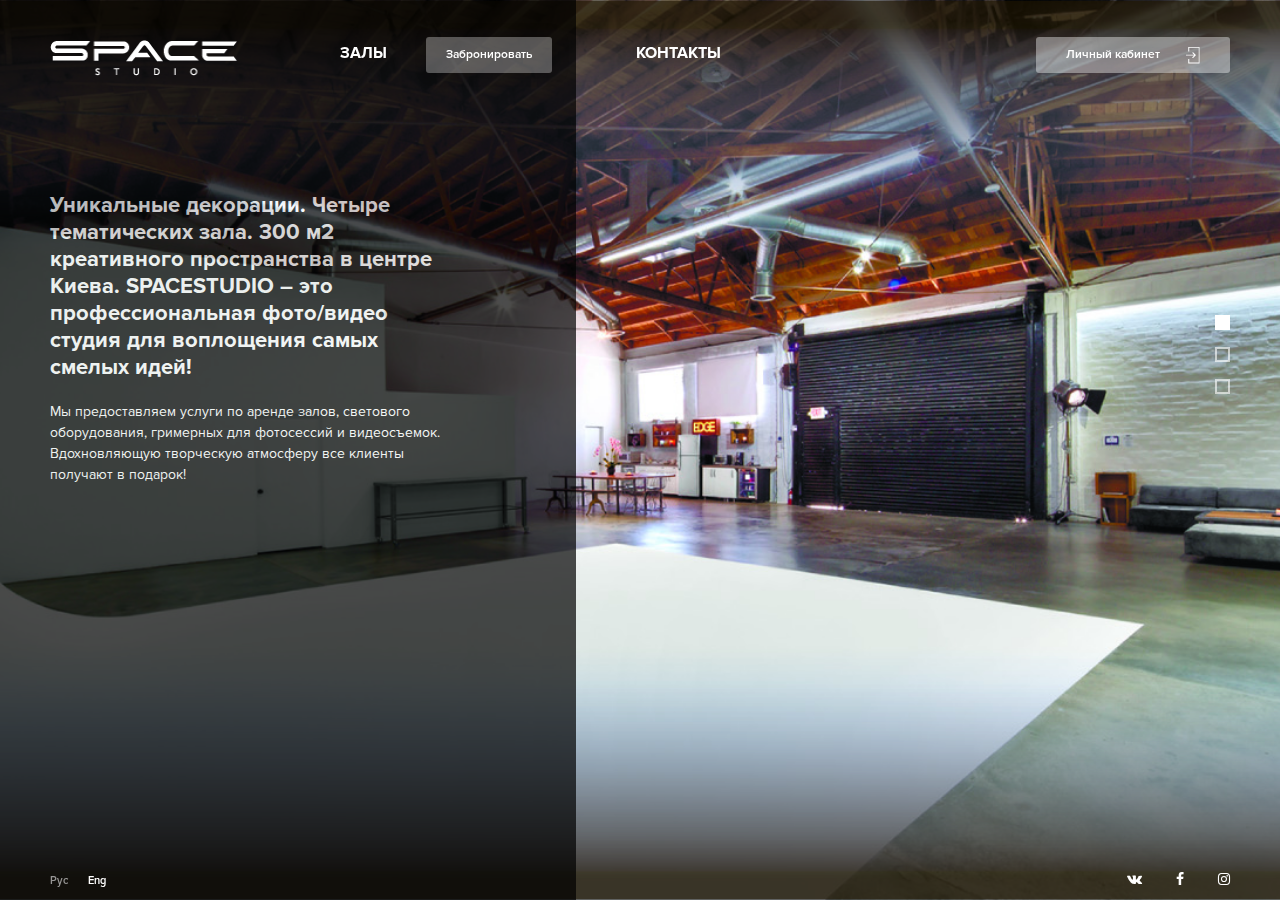
<file: index.html>
<!DOCTYPE html>
<html>  
	<head>
		<meta charset="utf-8">
		<meta http-equiv="X-UA-Compatible" content="IE=edge,chrome=1">
		<meta name="viewport" content="device-width, initial-scale=1">
		<title>Главная</title>

		<!-- fonts -->
		<link rel="stylesheet" href="fonts/styles.css">
		<link rel="stylesheet" href="https://maxcdn.bootstrapcdn.com/font-awesome/4.5.0/css/font-awesome.min.css">

		<!--styles-->
		<link rel="stylesheet" href="css/jquery.maximage.min.css">
		<link rel="stylesheet" href="css/styles.css">
		<link rel="stylesheet" href="css/media.css">

		<script src="js/jquery-1.11.3.min.js"></script>	   

	</head>

	<body class="home overflow">
		<div class="preload" id="preload">
			<div class="loader-wrap middle">
				<img class="loader" src="img/preload.png" alt="">
			</div>
		</div>
		

		<div class="wrap">
			
 			<header class="header">
 				<nav class="top-navbar white">
 					<span class="burger">
	 					<span></span>
	 				</span>
 					<a class="profile-link" href="#">Личный кабинет</a>
 					<a href="index.html" class="logo"><img src="img/logo-wh.png" alt="Space studio logo">Space studio</a>
 					<ul class="main-nav">
 						<li><a href="rooms.html">Залы</a></li>
 						<li class="reservation"><a class="btn white" href="booking.html">Забронировать</a></li>
 						<li><a href="contacts.html">Контакты</a></li>
 					</ul>
 				</nav> <!-- /main-nav -->
 			</header>

 			<div class="content">
 				<div id="maximage">
 					<img src="img/slides/foto.jpg" alt="">
 					<img src="img/slides/foto.jpg" alt="">
 					<img src="img/slides/foto.jpg" alt="">
 				</div>

 				<div class="slider-pagination">
					<ul></ul>
				</div>

				<div class="info">
					<h2>Уникальные декорации. Четыре тематических зала. 300 м2 креативного пространства в центре Киева. SPACESTUDIO – это профессиональная фото/видео студия для воплощения самых смелых идей!</h2>
					<p>Мы предоставляем услуги по аренде залов, светового оборудования, гримерных для фотосессий и видеосъемок. Вдохновляющую творческую атмосферу все клиенты получают в подарок!</p>
				</div> <!--/info-->
 			</div> <!--/ content -->


			<footer class="footer white">
				<nav class="social">
					<ul>
						<li><a href="#"><i class="fa fa-vk"></i></a></li>
						<li><a href="#"><i class="fa fa-facebook"></i></a></li>
						<li><a href="#"><i class="fa fa-instagram"></i></a></li>
					</ul>
				</nav>

				<nav class="lang-nav">
					<ul>
						<li class="active"><a href="#">Рус</a></li>
						<li><a href="#">Eng</a></li>
					</ul>
				</nav>
			</footer>
		</div><!--/wrap-->


		<!--Modals-->
		<div class="modal-backdrop"></div>
		<div class="modal enter-modal">
			<header>
				<a href="#" class="cls-btn">&times;</a>
				<h4>Войти в личный кабинет</h4>
			</header>

			<section class="modal-body">
				<form action="">
					<ul class="input-list">
						<li><input class="input-style" type="email" placeholder="email"></li>
						<li><input class="input-style" type="password" placeholder="Пароль"></li>
					</ul>

					<a class="forgotten-pass" href="#">Забыли пароль?</a>

					<ul class="btns-list">
						<li>
							<button class="btn blue">Войти</button>
						</li>
						<li>
							<button class="btn white" id="register-btn">Регистрация</button>
						</li>
					</ul>
				</form>
			</section>

			<footer>
				<h4>Войти с помощью</h4>
				<ul class="social-list">
					<li><a class="facebook" href="#"><i class="fa fa-facebook"></i>Facebook</a></li>
					<li><a class="vk" href="#"><i class="fa fa-vk"></i>Vkontakte</a></li>
				</ul>
			</footer>
		</div> <!-- /modal enter -->

		<div class="modal register-modal">
			<header>
				<h4>Регистрация</h4>
				<a href="#" class="cls-btn">&times;</a>
			</header>
			 		
			<section>
				<form action="">
					<ul>
						<li><input class="input-style" type="text" placeholder="Имя"></li>
						<li><input class="input-style" type="text" placeholder="Фамилия"></li>
						<li><input class="input-style" type="email" placeholder="email"></li>
						<li><input class="input-style" type="tel" placeholder="Телефон"></li>
						<li><input class="input-style" type="password" placeholder="Пароль"></li>
						<li><input class="input-style" type="password" placeholder="Повторить пароль"></li>
					</ul>
					<footer>
						<button class="btn blue" type="submit">Зарегистрироваться</button>
					</footer>
				</form>
			</section>
			 
		</div><!-- /register-modal -->

		<div class="modal recovery-modal">
			<header>
				<h4>Востановление пароля</h4>
				<a href="#" class="cls-btn">&times;</a>
			</header>
			 		
			<section>
				<form action="">
					<ul>
						<li><input class="input-style" type="email" placeholder="Введите ваш email"></li>
					</ul>
					<footer>
						<button class="btn blue" type="submit">Отправить</button>
					</footer>
				</form>
			</section>
			 
		</div><!-- /register-modal -->

		<div class="modal success-modal">
			<header>
				<h4>Пароль бЫл успешно выслан на Ваш email.</h4>
				<a href="#" class="cls-btn">&times;</a>
			</header>
		</div><!-- /register-modal -->


		
	 
<!--Scripts-->
		<script src="js/jquery.cycle.js"></script>
		<script src="js/jquery.maximage.js"></script>
		<script src="js/slider.js"></script>
		<script src="js/main.js"></script>
	</body>
</html>
</file>
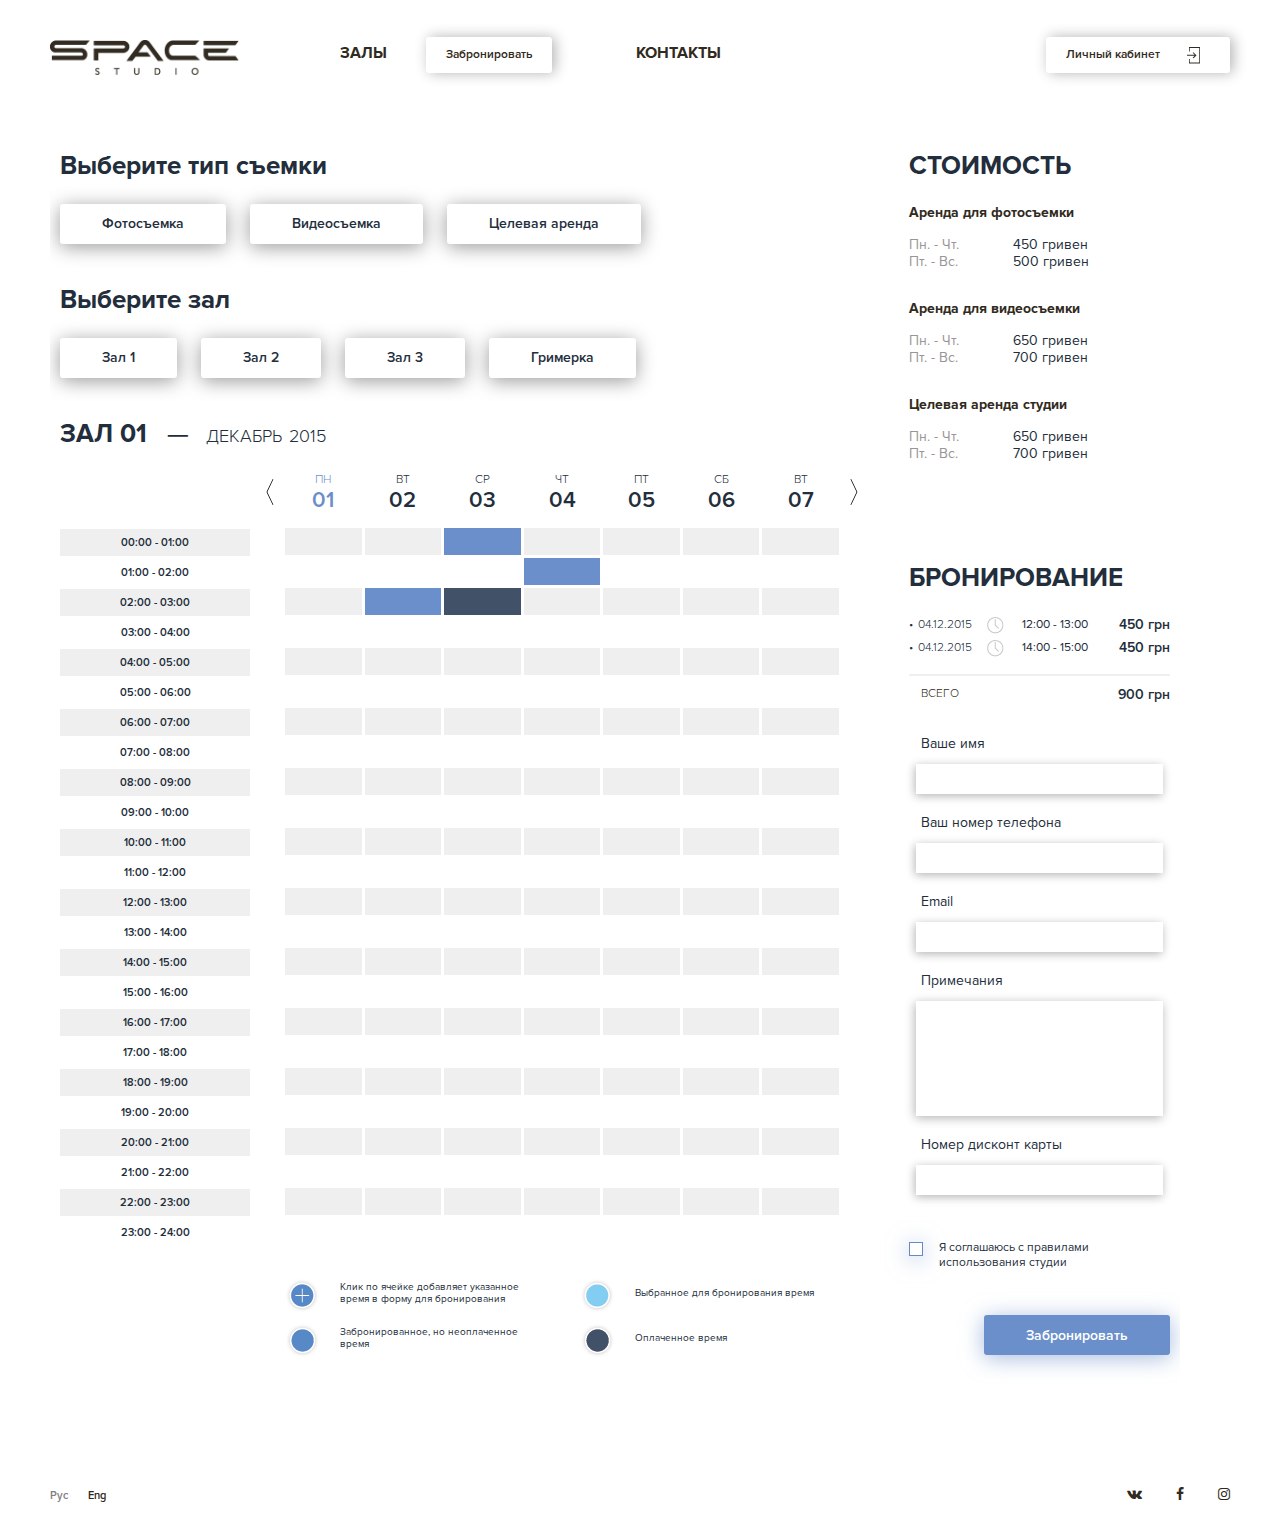
<file: booking.html>
<!DOCTYPE html>
<html>
	<head>
		<meta charset="utf-8">
		<meta http-equiv="X-UA-Compatible" content="IE=edge,chrome=1">
		<meta name="viewport" content="width=device-width, initial-scale=1">
		<title>Личные данные</title>

		<!-- fonts -->
		<link rel="stylesheet" href="fonts/styles.css">
		<link rel="stylesheet" href="https://maxcdn.bootstrapcdn.com/font-awesome/4.5.0/css/font-awesome.min.css">
		<link rel="stylesheet" href="css/animate.css">

		<!--styles-->

		<link rel="stylesheet" href="css/styles.css">
		<link rel="stylesheet" href="css/media.css">
	</head>

	<body class="booking">

		<div class="wrap">

 			<header class="header">
 				<nav class="top-navbar">
 					<span class="burger">
	 					<span></span>
	 				</span>
 					<a class="profile-link" href="#">Личный кабинет</a>
 					<a href="index.html" class="logo"><img src="img/logo.png" alt="Space studio logo">Space studio</a>
 					<ul class="main-nav">
 						<li><a href="rooms.html">Залы</a></li>
 						<li class="reservation"><a href=".html">Забронировать</a></li>
 						<li><a href="contacts.html">Контакты</a></li>
 					</ul>
 				</nav> <!-- /main-nav -->
 			</header>
  
			<div class="content">
				<form action="">
					<section class="main-field">
						<fieldset class="types-option">
							<h2>Выберите тип съемки</h2>
							<ul class="btns-list">
								<li><input type="radio" id="photography" name="type"><label class="btn" for="photography">Фотосъемка</label></li>
								<li><input type="radio" id="video" name="type"><label class="btn" for="video">Видеосъемка</label></li>
								<li><input type="radio" id="rent" name="type"><label class="btn" for="rent">Целевая аренда</label></li>
							</ul>
						</fieldset>

						<fieldset class="rooms-option">
							<h2>Выберите зал</h2>
							<ul class="btns-list">
								<li><input type="radio" id="room-1" name="room"><label class="btn" for="room-1">Зал 1</label></li>
								<li><input type="radio" id="room-2" name="room"><label class="btn" for="room-2">Зал 2</label></li>
								<li><input type="radio" id="room-3" name="room"><label class="btn" for="room-3">Зал 3</label></li>
								<li><input type="radio" id="design-room" name="room"><label class="btn" for="design-room">Гримерка</label></li>
							</ul>
						</fieldset>

						<fieldset class="datetime-picker">
							<h2>
								<span class="room">ЗАЛ 01</span> 
								<span class="month">декабрь</span> 
								<span class="year">2015</span>
							</h2>
							<section>
								<ul class="time-section animated fadeInLeft">
									<li>00:00  -  01:00</li>
									<li>01:00  -  02:00</li>
									<li>02:00  -  03:00</li>
									<li>03:00  -  04:00</li>
									<li>04:00  -  05:00</li>
									<li>05:00  -  06:00</li>
									<li>06:00  -  07:00</li>
									<li>07:00  -  08:00</li>
									<li>08:00  -  09:00</li>
									<li>09:00  -  10:00</li>
									<li>10:00  -  11:00</li>
									<li>11:00  -  12:00</li>
									<li>12:00  -  13:00</li>
									<li>13:00  -  14:00</li>
									<li>14:00  -  15:00</li>
									<li>15:00  -  16:00</li>
									<li>16:00  -  17:00</li>
									<li>17:00  -  18:00</li>
									<li>18:00  -  19:00</li>
									<li>19:00  -  20:00</li>
									<li>20:00  -  21:00</li>
									<li>21:00  -  22:00</li>
									<li>22:00  -  23:00</li>
									<li>23:00  -  24:00</li>
								</ul>
								<section class="picker-field">

									<div class="day-nav clearfix">
										<a href="#" class="arrows left"></a>
										<a href="#" class="arrows right"></a>
										<ul class="animated fadeInDown">
											<li class="active">Пн<span>01</span></li>
											<li>Вт<span>02</span></li>
											<li>Ср<span>03</span></li>
											<li>Чт<span>04</span></li>
											<li>Пт<span>05</span></li>
											<li>Сб<span>06</span></li>
											<li>Вт<span>07</span></li>
										</ul>
									</div>

									<div class="days-field animated fadeIn">
										<ul>
											<li>
												<ul>
													<li><input type="checkbox" id="checkbox-1"><label for="checkbox-1"></label></li>
													<li><input type="checkbox" id="checkbox-2"><label for="checkbox-2"></label></li>
													<li><input type="checkbox" id="checkbox-3"><label class="without-pay" for="checkbox-3"></label></li>
													<li><input type="checkbox" id="checkbox-4"><label for="checkbox-4"></label></li>
													<li><input type="checkbox" id="checkbox-5"><label for="checkbox-5"></label></li>
													<li><input type="checkbox" id="checkbox-6"><label for="checkbox-6"></label></li>
													<li><input type="checkbox" id="checkbox-7"><label for="checkbox-7"></label></li>
												</ul>
											</li>
											<li>
												<ul>
													<li><input type="checkbox" id="checkbox-8"><label for="checkbox-8"></label></li>
													<li><input type="checkbox" id="checkbox-9"><label for="checkbox-9"></label></li>
													<li><input type="checkbox" id="checkbox-10"><label for="checkbox-10"></label></li>
													<li><input type="checkbox" id="checkbox-11"><label class="without-pay" for="checkbox-11"></label></li>
													<li><input type="checkbox" id="checkbox-12"><label for="checkbox-12"></label></li>
													<li><input type="checkbox" id="checkbox-13"><label for="checkbox-13"></label></li>
													<li><input type="checkbox" id="checkbox-14"><label for="checkbox-14"></label></li>
												</ul>
											</li>
											<li>
												<ul>
													<li><input type="checkbox" id="checkbox-15"><label for="checkbox-15"></label></li>
													<li><input type="checkbox" id="checkbox-16"><label class="without-pay" for="checkbox-16"></label></li>
													<li><input type="checkbox" id="checkbox-17"><label class="paid" for="checkbox-17"></label></li>
													<li><input type="checkbox" id="checkbox-18"><label for="checkbox-18"></label></li>
													<li><input type="checkbox" id="checkbox-19"><label for="checkbox-19"></label></li>
													<li><input type="checkbox" id="checkbox-20"><label for="checkbox-20"></label></li>
													<li><input type="checkbox" id="checkbox-21"><label for="checkbox-21"></label></li>
												</ul>
											</li>
											<li>
												<ul>
													<li><input type="checkbox" id="checkbox-22"><label for="checkbox-22"></label></li>
													<li><input type="checkbox" id="checkbox-23"><label for="checkbox-23"></label></li>
													<li><input type="checkbox" id="checkbox-24"><label for="checkbox-24"></label></li>
													<li><input type="checkbox" id="checkbox-25"><label for="checkbox-25"></label></li>
													<li><input type="checkbox" id="checkbox-26"><label for="checkbox-26"></label></li>
													<li><input type="checkbox" id="checkbox-27"><label for="checkbox-27"></label></li>
													<li><input type="checkbox" id="checkbox-28"><label for="checkbox-28"></label></li>
												</ul>
											</li>
											<li>
												<ul>
													<li><input type="checkbox" id="checkbox-29"><label for="checkbox-29"></label></li>
													<li><input type="checkbox" id="checkbox-30"><label for="checkbox-30"></label></li>
													<li><input type="checkbox" id="checkbox-31"><label for="checkbox-31"></label></li>
													<li><input type="checkbox" id="checkbox-32"><label for="checkbox-32"></label></li>
													<li><input type="checkbox" id="checkbox-33"><label for="checkbox-33"></label></li>
													<li><input type="checkbox" id="checkbox-34"><label for="checkbox-34"></label></li>
													<li><input type="checkbox" id="checkbox-35"><label for="checkbox-35"></label></li>
												</ul>
											</li>
											<li>
												<ul>
													<li><input type="checkbox" id="checkbox-36"><label for="checkbox-36"></label></li>
													<li><input type="checkbox" id="checkbox-37"><label for="checkbox-37"></label></li>
													<li><input type="checkbox" id="checkbox-38"><label for="checkbox-38"></label></li>
													<li><input type="checkbox" id="checkbox-39"><label for="checkbox-39"></label></li>
													<li><input type="checkbox" id="checkbox-40"><label for="checkbox-40"></label></li>
													<li><input type="checkbox" id="checkbox-41"><label for="checkbox-41"></label></li>
													<li><input type="checkbox" id="checkbox-42"><label for="checkbox-42"></label></li>
												</ul>
											</li>
											<li>
												<ul>
													<li><input type="checkbox" id="checkbox-43"><label for="checkbox-43"></label></li>
													<li><input type="checkbox" id="checkbox-44"><label for="checkbox-44"></label></li>
													<li><input type="checkbox" id="checkbox-45"><label for="checkbox-45"></label></li>
													<li><input type="checkbox" id="checkbox-46"><label for="checkbox-46"></label></li>
													<li><input type="checkbox" id="checkbox-47"><label for="checkbox-47"></label></li>
													<li><input type="checkbox" id="checkbox-48"><label for="checkbox-48"></label></li>
													<li><input type="checkbox" id="checkbox-49"><label for="checkbox-49"></label></li>
												</ul>
											</li>
											<li>
												<ul>
													<li><input type="checkbox" id="checkbox-50"><label for="checkbox-50"></label></li>
													<li><input type="checkbox" id="checkbox-51"><label for="checkbox-51"></label></li>
													<li><input type="checkbox" id="checkbox-52"><label for="checkbox-52"></label></li>
													<li><input type="checkbox" id="checkbox-53"><label for="checkbox-53"></label></li>
													<li><input type="checkbox" id="checkbox-54"><label for="checkbox-54"></label></li>
													<li><input type="checkbox" id="checkbox-55"><label for="checkbox-55"></label></li>
													<li><input type="checkbox" id="checkbox-56"><label for="checkbox-56"></label></li>
												</ul>
											</li>
											<li>
												<ul>
													<li><input type="checkbox" id="checkbox-57"><label for="checkbox-57"></label></li>
													<li><input type="checkbox" id="checkbox-58"><label for="checkbox-58"></label></li>
													<li><input type="checkbox" id="checkbox-59"><label for="checkbox-59"></label></li>
													<li><input type="checkbox" id="checkbox-60"><label for="checkbox-60"></label></li>
													<li><input type="checkbox" id="checkbox-61"><label for="checkbox-61"></label></li>
													<li><input type="checkbox" id="checkbox-62"><label for="checkbox-62"></label></li>
													<li><input type="checkbox" id="checkbox-63"><label for="checkbox-63"></label></li>
												</ul>
											</li>
											<li>
												<ul>
													<li><input type="checkbox" id="checkbox-64"><label for="checkbox-64"></label></li>
													<li><input type="checkbox" id="checkbox-65"><label for="checkbox-65"></label></li>
													<li><input type="checkbox" id="checkbox-66"><label for="checkbox-66"></label></li>
													<li><input type="checkbox" id="checkbox-67"><label for="checkbox-67"></label></li>
													<li><input type="checkbox" id="checkbox-68"><label for="checkbox-68"></label></li>
													<li><input type="checkbox" id="checkbox-69"><label for="checkbox-69"></label></li>
													<li><input type="checkbox" id="checkbox-70"><label for="checkbox-70"></label></li>
												</ul>
											</li>
											<li>
												<ul>
													<li><input type="checkbox" id="checkbox-71"><label for="checkbox-71"></label></li>
													<li><input type="checkbox" id="checkbox-72"><label for="checkbox-72"></label></li>
													<li><input type="checkbox" id="checkbox-73"><label for="checkbox-73"></label></li>
													<li><input type="checkbox" id="checkbox-74"><label for="checkbox-74"></label></li>
													<li><input type="checkbox" id="checkbox-75"><label for="checkbox-75"></label></li>
													<li><input type="checkbox" id="checkbox-76"><label for="checkbox-76"></label></li>
													<li><input type="checkbox" id="checkbox-77"><label for="checkbox-77"></label></li>
												</ul>
											</li>
											<li>
												<ul>
													<li><input type="checkbox" id="checkbox-78"><label for="checkbox-78"></label></li>
													<li><input type="checkbox" id="checkbox-79"><label for="checkbox-79"></label></li>
													<li><input type="checkbox" id="checkbox-80"><label for="checkbox-80"></label></li>
													<li><input type="checkbox" id="checkbox-81"><label for="checkbox-81"></label></li>
													<li><input type="checkbox" id="checkbox-82"><label for="checkbox-82"></label></li>
													<li><input type="checkbox" id="checkbox-83"><label for="checkbox-83"></label></li>
													<li><input type="checkbox" id="checkbox-84"><label for="checkbox-84"></label></li>
												</ul>
											</li>
											<li>
												<ul>
													<li><input type="checkbox" id="checkbox-85"><label for="checkbox-85"></label></li>
													<li><input type="checkbox" id="checkbox-86"><label for="checkbox-86"></label></li>
													<li><input type="checkbox" id="checkbox-87"><label for="checkbox-87"></label></li>
													<li><input type="checkbox" id="checkbox-88"><label for="checkbox-88"></label></li>
													<li><input type="checkbox" id="checkbox-89"><label for="checkbox-89"></label></li>
													<li><input type="checkbox" id="checkbox-90"><label for="checkbox-90"></label></li>
													<li><input type="checkbox" id="checkbox-91"><label for="checkbox-91"></label></li>
												</ul>
											</li>
											<li>
												<ul>
													<li><input type="checkbox" id="checkbox-92"><label for="checkbox-92"></label></li>
													<li><input type="checkbox" id="checkbox-93"><label for="checkbox-93"></label></li>
													<li><input type="checkbox" id="checkbox-94"><label for="checkbox-94"></label></li>
													<li><input type="checkbox" id="checkbox-95"><label for="checkbox-95"></label></li>
													<li><input type="checkbox" id="checkbox-96"><label for="checkbox-96"></label></li>
													<li><input type="checkbox" id="checkbox-97"><label for="checkbox-97"></label></li>
													<li><input type="checkbox" id="checkbox-98"><label for="checkbox-98"></label></li>
												</ul>
											</li>
											<li>
												<ul>
													<li><input type="checkbox" id="checkbox-99"><label for="checkbox-99"></label></li>
													<li><input type="checkbox" id="checkbox-100"><label for="checkbox-100"></label></li>
													<li><input type="checkbox" id="checkbox-101"><label for="checkbox-101"></label></li>
													<li><input type="checkbox" id="checkbox-102"><label for="checkbox-102"></label></li>
													<li><input type="checkbox" id="checkbox-103"><label for="checkbox-103"></label></li>
													<li><input type="checkbox" id="checkbox-104"><label for="checkbox-104"></label></li>
													<li><input type="checkbox" id="checkbox-105"><label for="checkbox-105"></label></li>
												</ul>
											</li>
											<li>
												<ul>
													<li><input type="checkbox" id="checkbox-106"><label for="checkbox-106"></label></li>
													<li><input type="checkbox" id="checkbox-107"><label for="checkbox-107"></label></li>
													<li><input type="checkbox" id="checkbox-108"><label for="checkbox-108"></label></li>
													<li><input type="checkbox" id="checkbox-109"><label for="checkbox-109"></label></li>
													<li><input type="checkbox" id="checkbox-110"><label for="checkbox-110"></label></li>
													<li><input type="checkbox" id="checkbox-111"><label for="checkbox-111"></label></li>
													<li><input type="checkbox" id="checkbox-112"><label for="checkbox-112"></label></li>
												</ul>
											</li>
											<li>
												<ul>
													<li><input type="checkbox" id="checkbox-113"><label for="checkbox-113"></label></li>
													<li><input type="checkbox" id="checkbox-114"><label for="checkbox-114"></label></li>
													<li><input type="checkbox" id="checkbox-115"><label for="checkbox-115"></label></li>
													<li><input type="checkbox" id="checkbox-116"><label for="checkbox-116"></label></li>
													<li><input type="checkbox" id="checkbox-117"><label for="checkbox-117"></label></li>
													<li><input type="checkbox" id="checkbox-118"><label for="checkbox-118"></label></li>
													<li><input type="checkbox" id="checkbox-119"><label for="checkbox-119"></label></li>
												</ul>
											</li>
											<li>
												<ul>
													<li><input type="checkbox" id="checkbox-120"><label for="checkbox-120"></label></li>
													<li><input type="checkbox" id="checkbox-121"><label for="checkbox-121"></label></li>
													<li><input type="checkbox" id="checkbox-122"><label for="checkbox-122"></label></li>
													<li><input type="checkbox" id="checkbox-123"><label for="checkbox-123"></label></li>
													<li><input type="checkbox" id="checkbox-124"><label for="checkbox-124"></label></li>
													<li><input type="checkbox" id="checkbox-125"><label for="checkbox-125"></label></li>
													<li><input type="checkbox" id="checkbox-126"><label for="checkbox-126"></label></li>
												</ul>
											</li>
											<li>
												<ul>
													<li><input type="checkbox" id="checkbox-127"><label for="checkbox-127"></label></li>
													<li><input type="checkbox" id="checkbox-128"><label for="checkbox-128"></label></li>
													<li><input type="checkbox" id="checkbox-129"><label for="checkbox-129"></label></li>
													<li><input type="checkbox" id="checkbox-130"><label for="checkbox-130"></label></li>
													<li><input type="checkbox" id="checkbox-131"><label for="checkbox-131"></label></li>
													<li><input type="checkbox" id="checkbox-132"><label for="checkbox-132"></label></li>
													<li><input type="checkbox" id="checkbox-133"><label for="checkbox-133"></label></li>
												</ul>
											</li>
											<li>
												<ul>
													<li><input type="checkbox" id="checkbox-134"><label for="checkbox-134"></label></li>
													<li><input type="checkbox" id="checkbox-135"><label for="checkbox-135"></label></li>
													<li><input type="checkbox" id="checkbox-136"><label for="checkbox-136"></label></li>
													<li><input type="checkbox" id="checkbox-137"><label for="checkbox-137"></label></li>
													<li><input type="checkbox" id="checkbox-138"><label for="checkbox-138"></label></li>
													<li><input type="checkbox" id="checkbox-139"><label for="checkbox-139"></label></li>
													<li><input type="checkbox" id="checkbox-140"><label for="checkbox-140"></label></li>
												</ul>
											</li>
											<li>
												<ul>
													<li><input type="checkbox" id="checkbox-141"><label for="checkbox-141"></label></li>
													<li><input type="checkbox" id="checkbox-142"><label for="checkbox-142"></label></li>
													<li><input type="checkbox" id="checkbox-143"><label for="checkbox-143"></label></li>
													<li><input type="checkbox" id="checkbox-144"><label for="checkbox-144"></label></li>
													<li><input type="checkbox" id="checkbox-145"><label for="checkbox-145"></label></li>
													<li><input type="checkbox" id="checkbox-146"><label for="checkbox-146"></label></li>
													<li><input type="checkbox" id="checkbox-147"><label for="checkbox-147"></label></li>
												</ul>
											</li>
											<li>
												<ul>
													<li><input type="checkbox" id="checkbox-148"><label for="checkbox-148"></label></li>
													<li><input type="checkbox" id="checkbox-149"><label for="checkbox-149"></label></li>
													<li><input type="checkbox" id="checkbox-150"><label for="checkbox-150"></label></li>
													<li><input type="checkbox" id="checkbox-151"><label for="checkbox-151"></label></li>
													<li><input type="checkbox" id="checkbox-152"><label for="checkbox-152"></label></li>
													<li><input type="checkbox" id="checkbox-153"><label for="checkbox-153"></label></li>
													<li><input type="checkbox" id="checkbox-154"><label for="checkbox-154"></label></li>
												</ul>
											</li>
											<li>
												<ul>
													<li><input type="checkbox" id="checkbox-155"><label for="checkbox-155"></label></li>
													<li><input type="checkbox" id="checkbox-156"><label for="checkbox-156"></label></li>
													<li><input type="checkbox" id="checkbox-157"><label for="checkbox-157"></label></li>
													<li><input type="checkbox" id="checkbox-158"><label for="checkbox-158"></label></li>
													<li><input type="checkbox" id="checkbox-159"><label for="checkbox-159"></label></li>
													<li><input type="checkbox" id="checkbox-160"><label for="checkbox-160"></label></li>
													<li><input type="checkbox" id="checkbox-161"><label for="checkbox-161"></label></li>
												</ul>
											</li>
											<li>
												<ul>
													<li><input type="checkbox" id="checkbox-162"><label for="checkbox-162"></label></li>
													<li><input type="checkbox" id="checkbox-163"><label for="checkbox-163"></label></li>
													<li><input type="checkbox" id="checkbox-164"><label for="checkbox-164"></label></li>
													<li><input type="checkbox" id="checkbox-165"><label for="checkbox-165"></label></li>
													<li><input type="checkbox" id="checkbox-166"><label for="checkbox-166"></label></li>
													<li><input type="checkbox" id="checkbox-167"><label for="checkbox-167"></label></li>
													<li><input type="checkbox" id="checkbox-168"><label for="checkbox-168"></label></li>
												</ul>
											</li>
										</ul>
									</div><!-- days-field -->


									
									<aside class="endnotes">
										<ul>
											<li class="cursor-click"><span>Клик по ячейке добавляет указанное время в форму для бронирования</span></li>
											<li class="selected-marker"><span>Выбранное для бронирования время</span></li>
											<li class="nopaid-marker"><span>Забронированное, но неоплаченное время</span></li>
											<li class="paid-marker"><span>Оплаченное время</span></li>
										</ul>
									</aside>	 
								</section>
							</section>
						</fieldset>

					</section><!--/main-field-->

					<section class="form-sidebar">
						<section class="info">
							<h2>Стоимость</h2>
							<section>
								<h3>Аренда для фотосъемки</h3>
								<dl>
									<dt>Пн. - Чт.</dt>
									<dd> 450 гривен</dd>
									<dt>Пт. - Вс.</dt>
									<dd>500 гривен</dd>
								</dl>
							</section>

							<section>
								<h3>Аренда для видеосъемки</h3>
								<dl>
									<dt>Пн. - Чт.</dt>
									<dd>650 гривен</dd>
									<dt>Пт. - Вс.</dt>
									<dd>700 гривен</dd>
								</dl>
							</section>

							<section>
								<h3>Целевая аренда студии</h3>
								<dl>
									<dt>Пн. - Чт.</dt>
									<dd>650 гривен</dd>
									<dt>Пт. - Вс.</dt>
									<dd>700 гривен</dd>
								</dl>
							</section>
						</section>

						<section>
							<h2>Бронирование</h2>
							<section>
								<ul class="booking-list">
									<li>
										<ul>
											<li class="date">04.12.2015</li>
											<li class="time">12:00  -  13:00</li>
											<li class="price">450 грн</li>
										</ul>
									</li>
									<li>
										<ul>
											<li class="date">04.12.2015</li>
											<li class="time">14:00  -  15:00</li>
											<li class="price">450 грн</li>
										</ul>
									</li>
								</ul>

								<dl class="total">
									 <dt>ВСЕГО</dt><dd>900 грн</dd>
								</dl>
							</section>

							<section class="contact-form">
								<ul>
									<li><label for="">Ваше имя</label><input class="input-style" type="text"></li>
									<li><label for="">Ваш номер телефона</label><input  class="input-style" type="text"></li>
									<li><label for="">Email</label><input class="input-style" type="email"></li>
									<li><label for="">Примечания</label><textarea class="input-style" name="" id="" cols="30" rows="10"></textarea></li>
									<li><label for="">Номер дисконт карты</label><input class="input-style" type="text"></li>
								</ul>
							</section>
							<section class="terms">
							 	<input type="checkbox" name="" id="require"><label for="require">Я соглашаюсь с правилами использования студии</label>
							</section>	
							<footer class="submit-section">
								<button class="btn blue" id="booking-btn">Забронировать</button>
							</footer>
						</section>
					</section><!--/form-sidebar-->


				</form>

			</div> <!--/ content-->

			<footer class="footer">
				<nav class="social">
					<ul>
						<li><a href="#"><i class="fa fa-vk"></i></a></li>
						<li><a href="#"><i class="fa fa-facebook"></i></a></li>
						<li><a href="#"><i class="fa fa-instagram"></i></a></li>
					</ul>
				</nav>

				<nav class="lang-nav">
					<ul>
						<li class="active"><a href="#">Рус</a></li>
						<li><a href="#">Eng</a></li>
					</ul>
				</nav>
			</footer>
		</div><!--/wrap-->

 

		<!--Modals-->

		<div class="modal-backdrop"></div>
		<div class="modal enter-modal">
			<header>
				<a href="#" class="cls-btn">&times;</a>
				<h4>Войти в личный кабинет</h4>
			</header>

			<section class="modal-body">
				<form action="">
					<ul class="input-list">
						<li><input class="input-style" type="email" placeholder="email"></li>
						<li><input class="input-style" type="password" placeholder="Пароль"></li>
					</ul>

					<a class="forgotten-pass" href="#">Забыли пароль?</a>

					<ul class="btns-list">
						<li>
							<button class="btn blue">Войти</button>
						</li>
						<li>
							<button class="btn white" id="register-btn">Регистрация</button>
						</li>
					</ul>
				</form>
			</section>

			<footer>
				<h4>Войти с помощью</h4>
				<ul class="social-list">
					<li><a class="facebook" href="#"><i class="fa fa-facebook"></i>Facebook</a></li>
					<li><a class="vk" href="#"><i class="fa fa-vk"></i>Vkontakte</a></li>
				</ul>
			</footer>
		</div> <!-- /modal enter -->

		<div class="modal register-modal">
			<header>
				<h4>Регистрация</h4>
				<a href="#" class="cls-btn">&times;</a>
			</header>
			 		
			<section>
				<form action="">
					<ul>
						<li><input class="input-style" type="text" placeholder="Имя"></li>
						<li><input class="input-style" type="text" placeholder="Фамилия"></li>
						<li><input class="input-style" type="email" placeholder="email"></li>
						<li><input class="input-style" type="tel" placeholder="Телефон"></li>
						<li><input class="input-style" type="password" placeholder="Пароль"></li>
						<li><input class="input-style" type="password" placeholder="Повторить пароль"></li>
					</ul>
					<footer>
						<button class="btn blue" type="submit">Зарегистрироваться</button>
					</footer>
				</form>
			</section>
			 
		</div><!-- /register-modal -->

		<div class="modal booking-modal">
			<header>
				<h4>Ваше время успешно забронировано!</h4>
				<a href="#" class="cls-btn">&times;</a>
			</header>
			<section>
				<p>В ближайшее время с вами свжется наш <br> менеджер для подтверждения вешей брони</p>
			</section>
			<footer>
				<a href="personal-data.html" class="btn" type="submit">Перейти в личный кабинет</a>
			</footer>
		</div><!--/booking-modal-->

	 
<!--Scripts-->
		<script src="js/jquery-1.11.3.min.js"></script>	   		
		<script src="js/main.js"></script>
	</body>
</html>
</file>
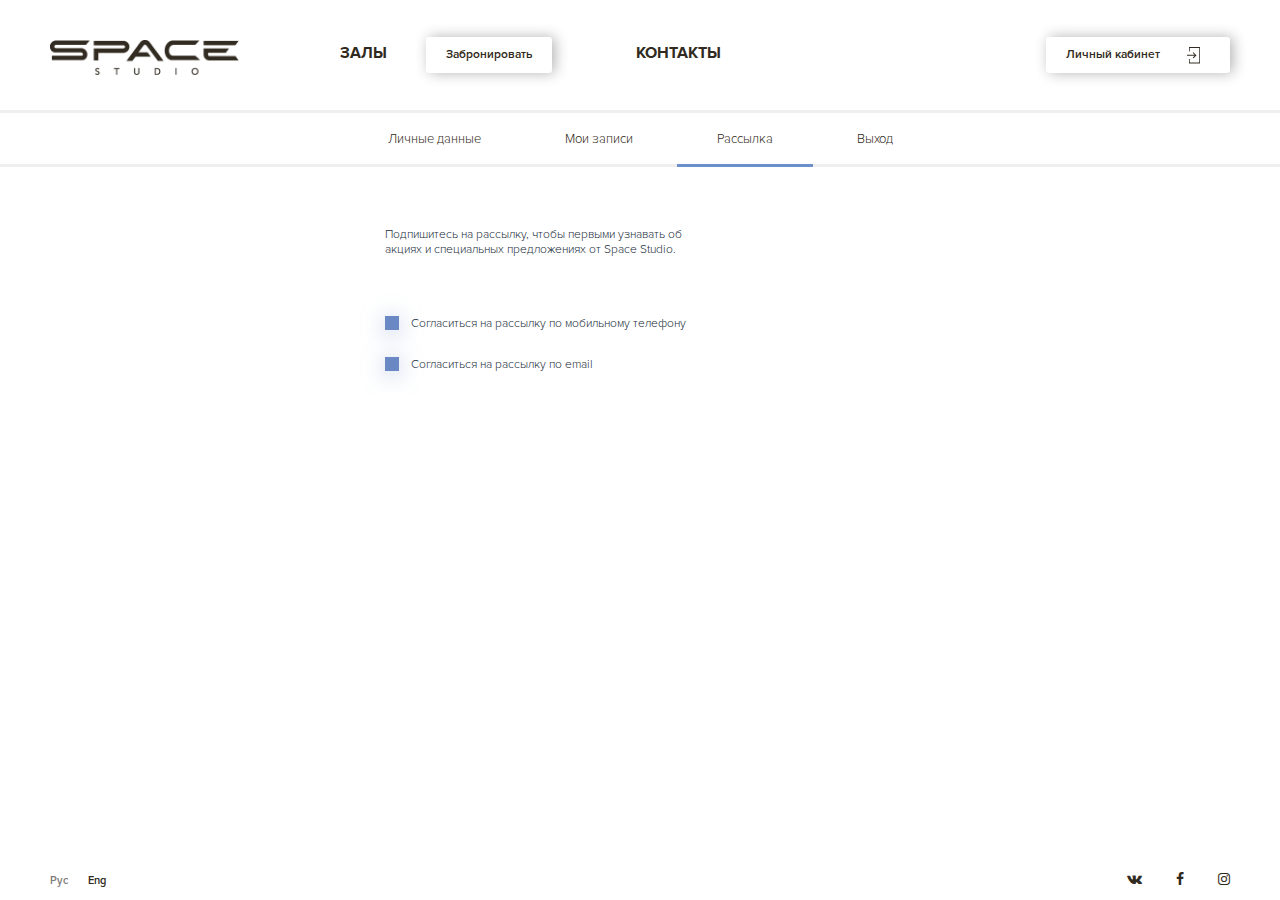
<file: delivering.html>
<!DOCTYPE html>
<html>
	<head>
		<meta charset="utf-8">
		<meta http-equiv="X-UA-Compatible" content="IE=edge,chrome=1">
		<meta name="viewport" content="width=device-width, initial-scale=1">
		<title>Личные данные</title>

		<!-- fonts -->
		<link rel="stylesheet" href="fonts/styles.css">
		<link rel="stylesheet" href="https://maxcdn.bootstrapcdn.com/font-awesome/4.5.0/css/font-awesome.min.css">

		<!--styles-->

		<link rel="stylesheet" href="css/styles.css">
		<link rel="stylesheet" href="css/media.css">
	</head>

	<body class="cabinet">

		<div class="wrap">

 			<header class="header">
 				<nav class="top-navbar">
 					<span class="burger">
	 					<span></span>
	 				</span>
 					<a class="profile-link" href="#">Личный кабинет</a>
 					<a href="index.html" class="logo"><img src="img/logo.png" alt="Space studio logo">Space studio</a>
 					<ul class="main-nav">
 						<li><a href="rooms.html">Залы</a></li>
 						<li class="reservation"><a href="booking.html">Забронировать</a></li>
 						<li><a href="contacts.html">Контакты</a></li>
 					</ul>
 				</nav> <!-- /main-nav -->

 				<nav class="profile-nav">
 					<ul>
 						<li><a href="personal-data.html">Личные данные</a></li>
 						<li><a href="profile-notes.html">Мои записи</a></li>
 						<li class="active"><a href="delivering.html">Рассылка</a></li>
 						<li><a href="#">Выход</a></li>
 					</ul>
 				</nav><!-- /profile-nav -->
 			</header>

			<div class="content delivering">
				<p>
					Подпишитесь на рассылку, чтобы первыми узнавать об акциях и специальных предложениях от Space Studio.
				</p>
				<form action="">
					 <ul>
					 	<li><input type="checkbox" checked id="mobile-delivery"><label for="mobile-delivery">Согласиться на рассылку по мобильному телефону</label></li>
					 	<li><input type="checkbox" checked id="mail-delivery"><label for="mail-delivery">Согласиться на рассылку по email</label></li>
					 </ul>
				</form>
				
				 
			</div> <!--/ content-->

			<footer class="footer">
				<nav class="social">
					<ul>
						<li><a href="#"><i class="fa fa-vk"></i></a></li>
						<li><a href="#"><i class="fa fa-facebook"></i></a></li>
						<li><a href="#"><i class="fa fa-instagram"></i></a></li>
					</ul>
				</nav>

				<nav class="lang-nav">
					<ul>
						<li class="active"><a href="#">Рус</a></li>
						<li><a href="#">Eng</a></li>
					</ul>
				</nav>
			</footer>
		</div><!--/wrap-->
    
	 
<!--Scripts-->
		<!--<script src="js/jquery-1.11.3.min.js"></script>	 -->  
		<script src="http://code.jquery.com/jquery-1.11.3.min.js"></script>
		
		<script src="js/main.js"></script>
	</body>
</html>
</file>
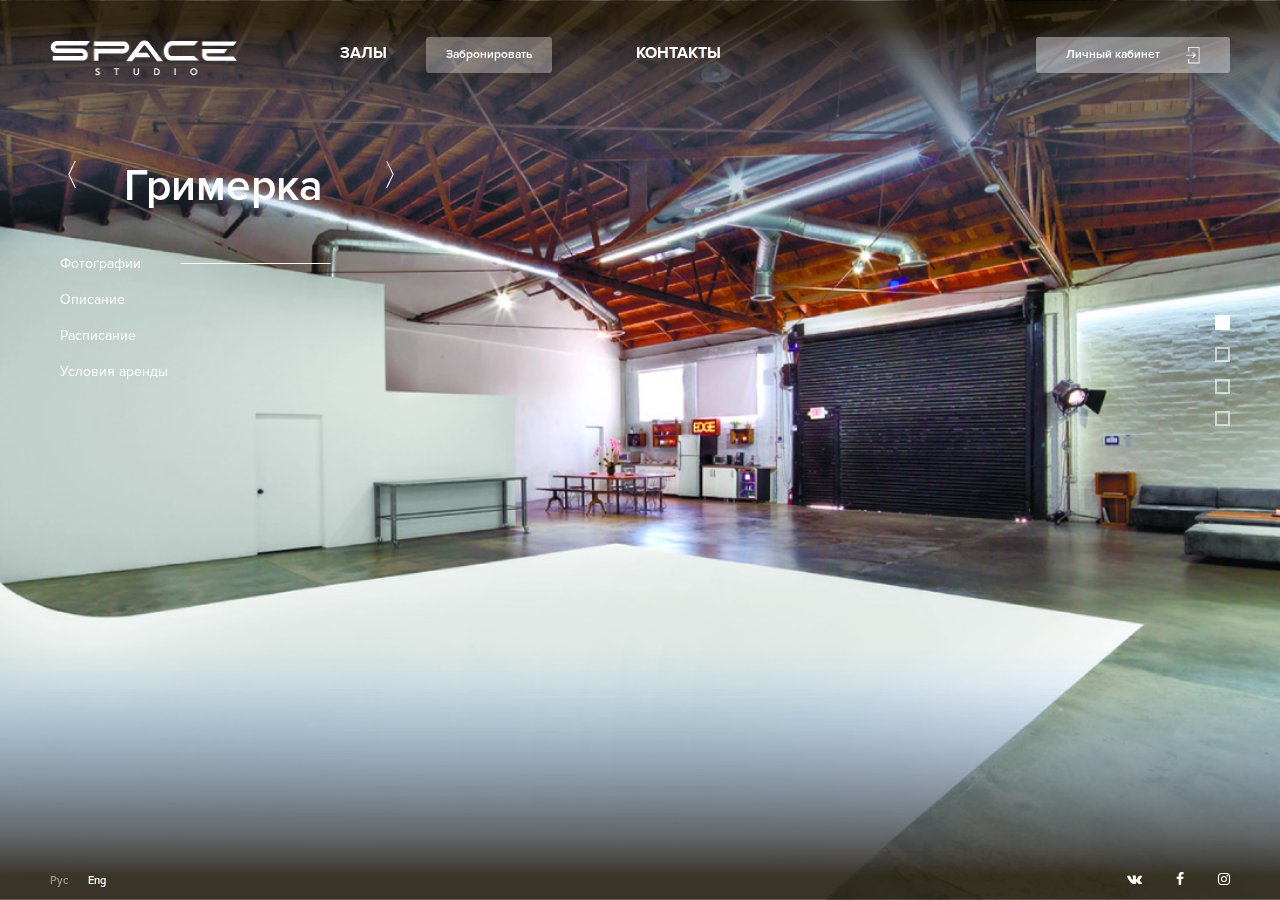
<file: des-room.html>
<!DOCTYPE html>
<html>
	<head>
		<meta charset="utf-8">
		<meta http-equiv="X-UA-Compatible" content="IE=edge,chrome=1">
		<meta name="viewport" content="device-width, initial-scale=1">
		<title>Залы</title>

		<!-- fonts -->
		<link rel="stylesheet" href="fonts/styles.css">
		<link rel="stylesheet" href="https://maxcdn.bootstrapcdn.com/font-awesome/4.5.0/css/font-awesome.min.css">

		<!--styles-->
		<link rel="stylesheet" href="css/jquery.maximage.min.css">
		<link rel="stylesheet" href="css/styles.css">
		<link rel="stylesheet" href="css/media.css">
	</head>  

	<body class="rooms overflow">
		<div class="wrap">
 			<header class="header">
 				<nav class="top-navbar white">
 					<span class="burger">
	 					<span></span>
	 				</span>
 					<a class="btn white profile-link" href="#">Личный кабинет</a>
 					<a href="index.html" class="logo"><img src="img/logo-wh.png" alt="Space studio logo">Space studio</a>
 					<ul class="main-nav">
 						<li><a href="rooms.html">Залы</a></li>
 						<li class="reservation"><a class="btn white" href="booking.html">Забронировать</a></li>
 						<li><a href="contacts.html">Контакты</a></li>
 					</ul>
 				</nav> <!-- /main-nav -->
 			</header>

 			<div class="content">
 				<div id="maximage">
 					<img src="img/slides/foto.jpg" alt="">
 					<img src="img/slides/foto2.jpg" alt="">
 					<img src="img/slides/foto3.jpg" alt="">
 					<img src="img/slides/foto4.jpg" alt="">
 				</div>

 				<div class="slider-pagination">
					<ul></ul>
				</div>

				<section class="slide-page description">
					<i class="fa fa-arrow-left back"></i>
					<dl>
						<dt>Описание</dt>
						<dd><p>Удобное рабочее место в гримерке создаст все необходимые условия для подготовки к фотосессии или видеосъемке в нашей студии.</p></dd>
						 
						<dt>Стоимость аренды:</dt>
						<dd>
							<p>Стоимость почасовой аренды одного кресла вгримерке:<br>
								50 грн / час – с 10:00 до 21:00, 100 грн / час – с 21:00 до 09:00.
							</p>
							<p>В гримерке о дновременно может работать 3 мастера.</p>
						</dd>
					</dl>
					<footer>
						<a href="#" class="btn blue">Забронировать</a>
					</footer>
				</section>

				<section class="slide-page rent">
					<i class="fa fa-arrow-left back"></i>
					<h2>Правила аренды студии</h2>
					<p>Минимальное время аренды одного зала – 2 часа.</p>

					<p>Бронирование студии осуществляется на условиях предоплаты в 50%. При отмене заказа менее чем за 48 часов арендатор должен оплатить 50% стоимости заказа, а при отмене менее чем за 24 часа – 100% стоимости забронированного времени.</p>
					<p>Предоплата за съемку в ночное время – 100%.</p>
					<p>Если после окончания зарезервированноговремени студия остается свободной, съемочное время можно продлить, предварительно согласовав это с администратором. Минимальное время продления аренды зала – 30 минут. 
					Началом аренды студии считается время, заявленное при бронировании, а не фактическое время начала съемки. Опоздание на съемку и ее преждевременное окончание не снижают общую стоимость услуг.</p>
					<p>Ответственность за целостность и сохранность декораций, оборудования и реквизита лежит на непосредственном заказчике аренды студии.</p>
					<p>Перед началом использования студии просим вас ознакомиться с правилами аренды и проверить исправность студийного оборудования. В случае обнаружения неполадок с оборудованием об этом необходимо срочно сообщить администратору. По окончании аренды администратор проверяет исправность студийного оборудования. В случае порчи оборудования, декораций или студийного реквизита арендатор обязан оплатить его рыночную стоимость.</p>
					<p>Настройка оборудования для проведения фотосъемки, помощь и консультацияадминистратора включены в стоимость аренды.Стоимость работы ассистента –150 грн/час.</p>
					<p>Любые манипуляции с фонами производятся только в присутствии администратора.Стоимость погонного метра нового/испорченного фона (повреждения, разрывы, пятна, следы от обуви и пр.)–170 грн.</p>
					<p>Питание постоянного света от электросетей студии – 2,3 грн/кВт*час.</p>
					<p>Работа в студии разрешается только в сменной обуви. Вы можете принести ее с собой или воспользоваться тапочками, которые предложит администратор студии. Обратите внимание, что требование к чистоте также касается обуви, в которой снимаются модели.Мусор, образовавшийся во время съемки, должен быть убран до окончания времени аренды съемочного зала.Если съемкав студии предполагает последующую уборку, необходимо заранее предупредить об этом администратора.Стоимость уборки будет включена в арендную плату.</p>
					<p>Курение в студии категорически запрещено, штраф – 800 грн. Если курение необходимо для создания сценического образа, вы должны предварительно согласоватьэто с администратором.</p>
					<p>В студии запрещается принимать пищу. Исключениями являются согласованные с администраторами случаи, когда продукты питания являются объектом съемки.Съемка с животными требует предварительного согласования с администрацией.</p>
					<p>Администрация оставляет за собой право не допускать в студию и удалять из нее лиц в состоянии алкогольного или наркотического опьянения. Администрация студии не несет ответственности за личные вещи клиентов, находящиеся в помещениях студии или забытые ими.</p>
					<p>При аренде зала без использования оборудования предоставляется скидка 15%.</p>
					<p>Дисконтные карты постоянных клиентов: <br> 
						после 20 часов аренды – скидка 5% <br>
						после 40 часов аренды –скидка 10% <br>
						– 5% карта за 250 гривен <br>
						–10% карта за 500 гривен
					</p>

				</section>

				<section class="slide-page schedule">
					<i class="fa fa-arrow-left back"></i>
					<h2>Lorem ipsum dolor sit amet, consectetur adipisicing elit. Culpa, repellat!</h2>

					<p>Lorem ipsum dolor sit amet, consectetur adipisicing elit. Voluptatem voluptates quaerat soluta ex tenetur aliquam hic ipsam enim debitis delectus voluptas voluptatibus sint minus esse, illum eaque atque omnis, repellendus sit. Officiis ipsam, quasi. Repudiandae error voluptate aliquam, fugit vel explicabo dolorem quos reprehenderit corrupti alias. Optio, odit, distinctio. Minus blanditiis odio unde accusantium modi quam officia libero qui, consequatur optio architecto fugit error at fuga possimus culpa, maiores quasi fugiat ut eligendi molestiae illum! Aperiam dolorem facilis optio reprehenderit, dolores ducimus nisi id amet magnam laboriosam eveniet molestias tempora consequuntur ullam ipsa, sed temporibus suscipit accusamus tenetur at neque.</p>
					<p>Lorem ipsum dolor sit amet, consectetur adipisicing elit. Deserunt commodi veniam qui quam architecto minima nulla, impedit facilis non eaque praesentium rerum doloribus accusantium aspernatur sequi. Vitae eius omnis odit quas. Harum tempore commodi autem facilis placeat nihil voluptatem reiciendis dolor non. Veritatis beatae doloribus aliquid deleniti placeat repellat inventore.</p>
				</section>

				 <div class="sidebar">
				 	<nav class="pager-nav">
				 		<ul>
				 			<li><a href="room4.html"><i class="icon prev"></i></a></li>
				 			<li><a href="#"><strong>Гримерка</strong></a></li>
				 			<li><a href="rooms.html"><i class="icon next"></i></a></li>
				 		</ul>
				 	</nav>

				 	<nav class="side-nav">
				 		<ul>
				 			<li class="active"><a href="#">Фотографии</a></li>
				 			<li class="description-link"><a href="#">Описание</a></li>
				 			<li class="schedule-link"><a href="#">Расписание</a></li>
				 			<li class="rent-link"><a href="#">Условия аренды</a></li>
				 		</ul>
				 	</nav>
				 </div> <!-- /sidebar -->
 			</div> <!--/ content -->


			<footer class="footer white">
				<nav class="social">
					<ul>
						<li><a href="#"><i class="fa fa-vk"></i></a></li>
						<li><a href="#"><i class="fa fa-facebook"></i></a></li>
						<li><a href="#"><i class="fa fa-instagram"></i></a></li>
					</ul>
				</nav>

				<nav class="lang-nav">
					<ul>
						<li class="active"><a href="#">Рус</a></li>
						<li><a href="#">Eng</a></li>
					</ul>
				</nav>
			</footer>
		</div><!--/wrap-->

		
		<!--Modals-->
		<div class="modal-backdrop"></div>
		<div class="modal enter-modal">
			<header>
				<a href="#" class="cls-btn">&times;</a>
				<h4>Войти в личный кабинет</h4>
			</header>

			<section class="modal-body">
				<form action="">
					<ul class="input-list">
						<li><input class="input-style" type="email" placeholder="email"></li>
						<li><input class="input-style" type="password" placeholder="Пароль"></li>
					</ul>

					<a class="forgotten-pass" href="#">Забыли пароль?</a>

					<ul class="btns-list">
						<li>
							<button class="btn blue">Войти</button>
						</li>
						<li>
							<button class="btn white" id="register-btn">Регистрация</button>
						</li>
					</ul>
				</form>
			</section>

			<footer>
				<h4>Войти с помощью</h4>
				<ul class="social-list">
					<li><a class="facebook" href="#"><i class="fa fa-facebook"></i>Facebook</a></li>
					<li><a class="vk" href="#"><i class="fa fa-vk"></i>Vkontakte</a></li>
				</ul>
			</footer>
		</div> <!-- /modal enter -->

		<div class="modal register-modal">
			<header>
				<h4>Регистрация</h4>
				<a href="#" class="cls-btn">&times;</a>
			</header>
			 		
			<section>
				<form action="">
					<ul>
						<li><input class="input-style" type="text" placeholder="Имя"></li>
						<li><input class="input-style" type="text" placeholder="Фамилия"></li>
						<li><input class="input-style" type="email" placeholder="email"></li>
						<li><input class="input-style" type="tel" placeholder="Телефон"></li>
						<li><input class="input-style" type="password" placeholder="Пароль"></li>
						<li><input class="input-style" type="password" placeholder="Повторить пароль"></li>
					</ul>
					<footer>
						<button class="btn blue" type="submit">Зарегистрироваться</button>
					</footer>
				</form>
			</section>
			 
		</div><!-- /register-modal -->

		
	 
<!--Scripts-->
		<!--<script src="js/jquery-1.11.3.min.js"></script>	 -->  
		<script src="http://code.jquery.com/jquery-1.11.3.min.js"></script>	   
		<script src="js/jquery.cycle.js"></script>
		<script src="js/jquery.maximage.js"></script>
		<script src="js/slider.js"></script>
		<script src="js/main.js"></script>
	</body>
</html>
</file>
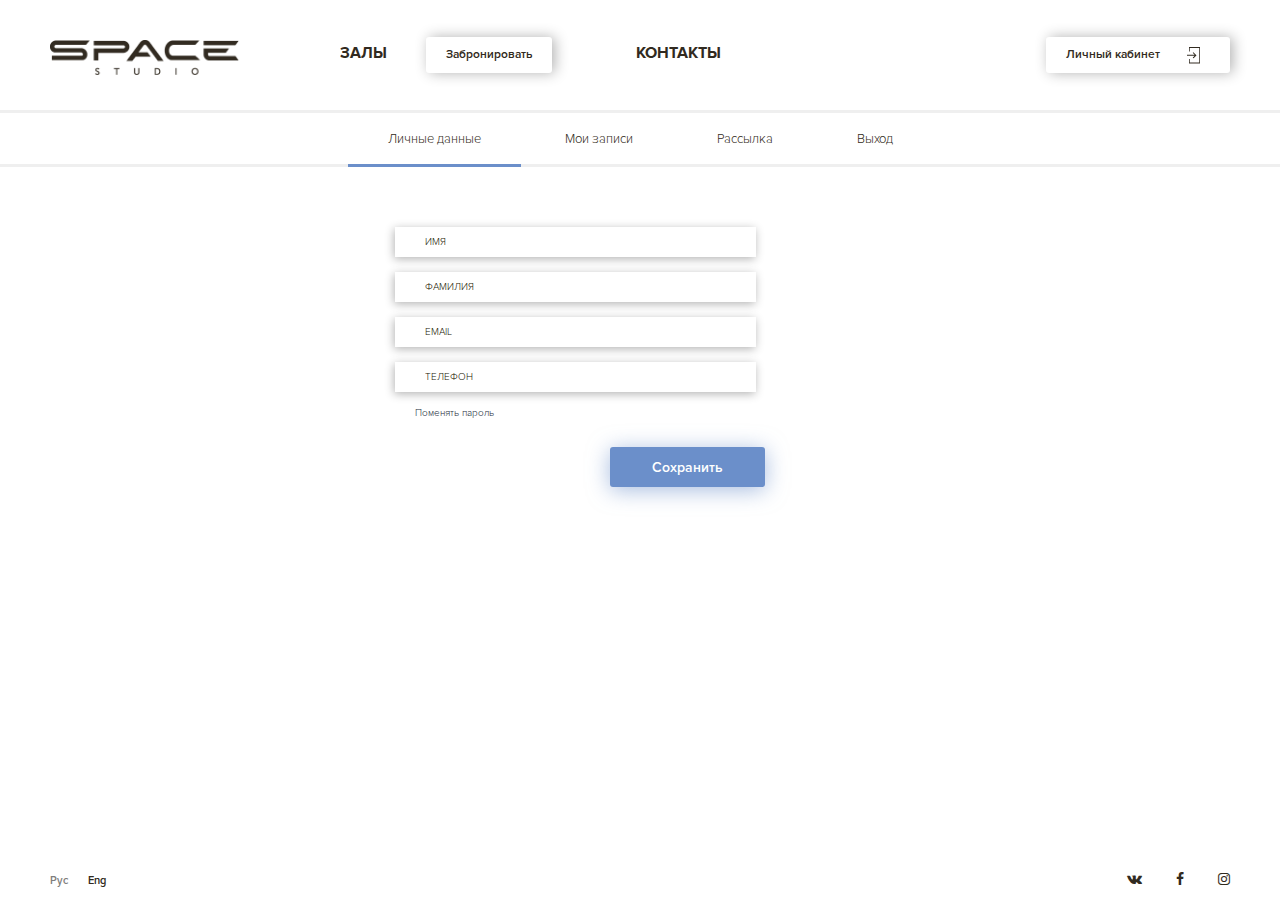
<file: personal-data.html>
<!DOCTYPE html>
<html>  
	<head>
		<meta charset="utf-8">
		<meta http-equiv="X-UA-Compatible" content="IE=edge,chrome=1">
		<meta name="viewport" content="width=device-width, initial-scale=1">
		<title>Личные данные</title>

		<!-- fonts -->
		<link rel="stylesheet" href="fonts/styles.css">
		<link rel="stylesheet" href="https://maxcdn.bootstrapcdn.com/font-awesome/4.5.0/css/font-awesome.min.css">

		<!--styles-->

		<link rel="stylesheet" href="css/styles.css">
		<link rel="stylesheet" href="css/media.css">
	</head>

	<body class="cabinet">

		<div class="wrap">

 			<header class="header">
 				<nav class="top-navbar">
 					<span class="burger">
	 					<span></span>
	 				</span>
 					<a class="profile-link" href="#">Личный кабинет</a>
 					<a href="index.html" class="logo"><img src="img/logo.png" alt="Space studio logo">Space studio</a>
 					<ul class="main-nav">
 						<li><a href="rooms.html">Залы</a></li>
 						<li class="reservation"><a href="booking.html">Забронировать</a></li>
 						<li><a href="contacts.html">Контакты</a></li>
 					</ul>
 					
 				</nav> <!-- /main-nav -->

 				<nav class="profile-nav">
 					<ul>
 						<li class="active"><a href="personal-data.html">Личные данные</a></li>
 						<li><a href="profile-notes.html">Мои записи</a></li>
 						<li><a href="delivering.html">Рассылка</a></li>
 						<li><a href="#">Выход</a></li>
 					</ul>
 				</nav><!-- /profile-nav -->
 			</header>

			<div class="content personal-data">
				<form action="">
					<fieldset>
						<legend></legend>
						<ul>
							<li><input class="input-style" type="text" placeholder="Имя"></li>
							<li><input class="input-style" type="text" placeholder="Фамилия"></li>
							<li><input class="input-style" type="email" placeholder="Email"></li>
							<li><input class="input-style" type="text" placeholder="Телефон"></li>
						</ul>
						
					</fieldset>

					<fieldset>
						<legend></legend>
						<p class="new-password">Поменять пароль</p>
						<ul class="password-form">
							<li><input class="input-style" type="password" placeholder="Старый пароль"></li>
							<li><input class="input-style" type="password" placeholder="Новый пароль"></li>
							<li><input class="input-style" type="password" placeholder="Еше раз новый пароль"></li>
						</ul>
					</fieldset>

					<footer>
						<button class="btn blue">Сохранить</button>
					</footer>
				</form>
			</div> <!-- content -->

			<footer class="footer">
				<nav class="social">
					<ul>
						<li><a href="#"><i class="fa fa-vk"></i></a></li>
						<li><a href="#"><i class="fa fa-facebook"></i></a></li>
						<li><a href="#"><i class="fa fa-instagram"></i></a></li>
					</ul>
				</nav>

				<nav class="lang-nav">
					<ul>
						<li class="active"><a href="#">Рус</a></li>
						<li><a href="#">Eng</a></li>
					</ul>
				</nav>
			</footer>
		</div><!--/wrap-->

		
	 
<!--Scripts-->
		<!--<script src="js/jquery-1.11.3.min.js"></script>	 -->  
		<script src="http://code.jquery.com/jquery-1.11.3.min.js"></script>
		
		<script src="js/main.js"></script>
	</body>
</html>
</file>
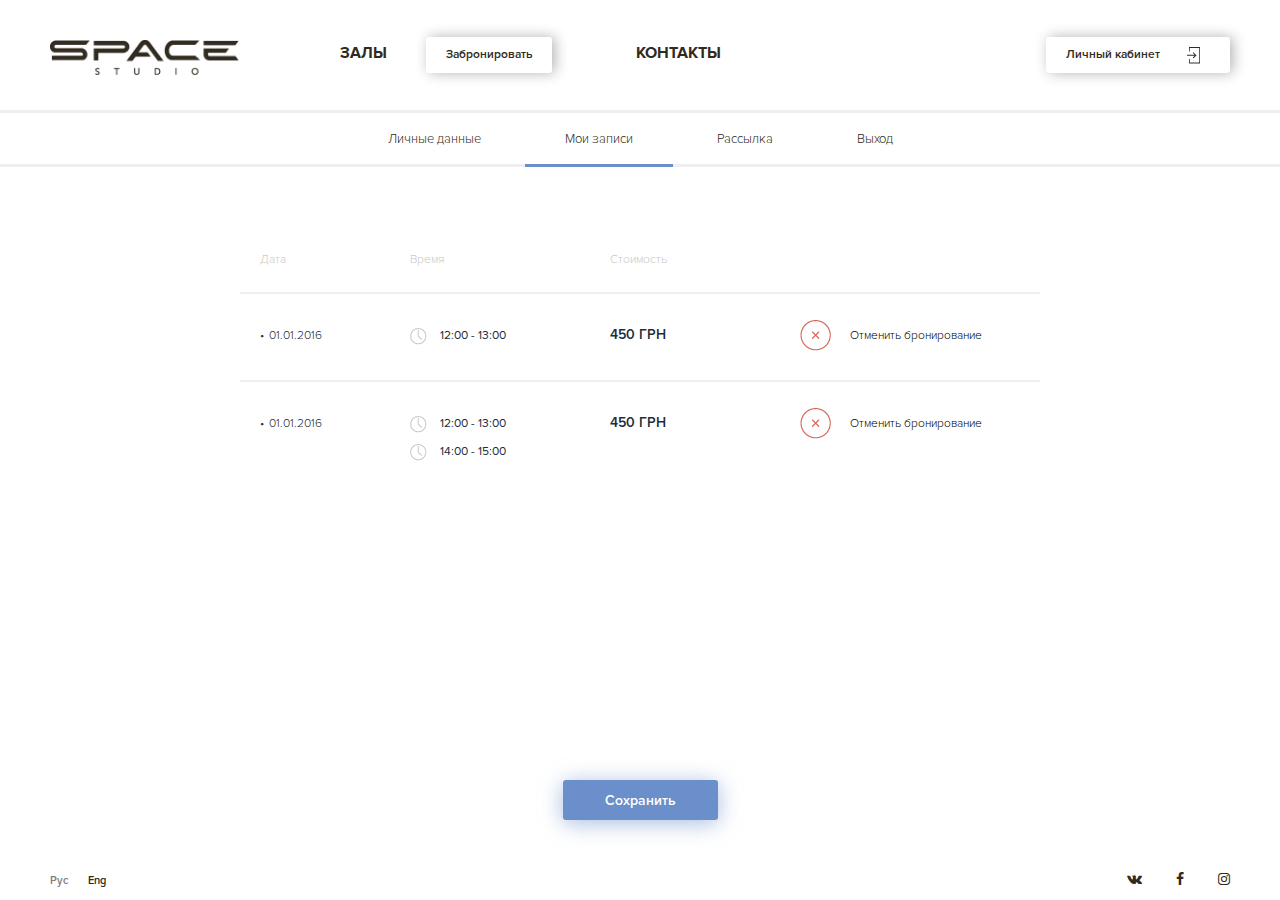
<file: profile-notes.html>
<!DOCTYPE html>
<html>  
	<head>
		<meta charset="utf-8">
		<meta http-equiv="X-UA-Compatible" content="IE=edge,chrome=1">
		<meta name="viewport" content="width=device-width, initial-scale=1">
		<title>Личные данные</title>

		<!-- fonts -->
		<link rel="stylesheet" href="fonts/styles.css">
		<link rel="stylesheet" href="https://maxcdn.bootstrapcdn.com/font-awesome/4.5.0/css/font-awesome.min.css">

		<!--styles-->

		<link rel="stylesheet" href="css/styles.css">
		<link rel="stylesheet" href="css/media.css">
	</head>

	<body class="cabinet">

		<div class="wrap">

 			<header class="header">
 				<nav class="top-navbar">
 					<span class="burger">
	 					<span></span>
	 				</span>
 					<a class="profile-link" href="#">Личный кабинет</a>
 					<a href="index.html" class="logo"><img src="img/logo.png" alt="Space studio logo">Space studio</a>
 					<ul class="main-nav">
 						<li><a href="rooms.html">Залы</a></li>
 						<li class="reservation"><a href="booking.html">Забронировать</a></li>
 						<li><a href="contacts.html">Контакты</a></li>
 					</ul>
 				</nav> <!-- /main-nav -->

 				<nav class="profile-nav">
 					<ul>
 						<li><a href="personal-data.html">Личные данные</a></li>
 						<li class="active"><a href="profile-notes.html">Мои записи</a></li>
 						<li><a href="delivering.html">Рассылка</a></li>
 						<li><a href="#">Выход</a></li>
 					</ul>
 				</nav><!-- /profile-nav -->
 			</header>

			<div class="content profile-notes">
				<form action="">
					<div class="table">
						<div class="thead">
							<div class="col date">Дата</div>
							<div class="col time">Время</div>
							<div class="col cost">Стоимость</div>
						</div> <!-- /thead -->

						<div class="tbody">
							<div class="row">
								<div class="col date"><p>01.01.2016</p></div>
								<div class="col time">
									<ul>
										<li>12:00 - 13:00</li>
									</ul>
								</div>
								<div class="col cost">450 ГРН</div>
								<div class="col canceled"><button>Отменить бронирование</button></div>
							</div><!--/ row -->

							<div class="row">
								<div class="col date"><p>01.01.2016</p></div>
								<div class="col time">
									<ul>
										<li>12:00 - 13:00</li>
										<li>14:00 - 15:00</li>
									</ul>
								</div>
								<div class="col cost">450 ГРН</div>
								<div class="col canceled"><button>Отменить бронирование</button></div>
							</div><!--/ row -->
							
						</div><!-- /tbody -->
					</div>

					<footer>
						<button class="btn blue">Сохранить</button>
					</footer>	
				</form>
				
				 
			</div> <!--/ content-->

			<footer class="footer">
				<nav class="social">
					<ul>
						<li><a href="#"><i class="fa fa-vk"></i></a></li>
						<li><a href="#"><i class="fa fa-facebook"></i></a></li>
						<li><a href="#"><i class="fa fa-instagram"></i></a></li>
					</ul>
				</nav>

				<nav class="lang-nav">
					<ul>
						<li class="active"><a href="#">Рус</a></li>
						<li><a href="#">Eng</a></li>
					</ul>
				</nav>
			</footer>
		</div><!--/wrap-->

<!-- modals	 -->
		<div class="modal-backdrop"></div>
		<div class="modal delete-note">
			<header>
				<a href="#" class="cls-btn">&times;</a>
			</header>

			<section>
				<p>Вы действительно хотите удалить бронирование?</p>
			</section>

			<footer>
				<ul class="btns-list">
					<li><button class="btn grey accept">Да</button></li>
					<li><button class="btn declain">Нет</button></li>
				</ul>
			</footer>
		</div>
	 
<!--Scripts-->
		<!--<script src="js/jquery-1.11.3.min.js"></script>	 -->  
		<script src="http://code.jquery.com/jquery-1.11.3.min.js"></script>
		
		<script src="js/main.js"></script>
	</body>
</html>
</file>
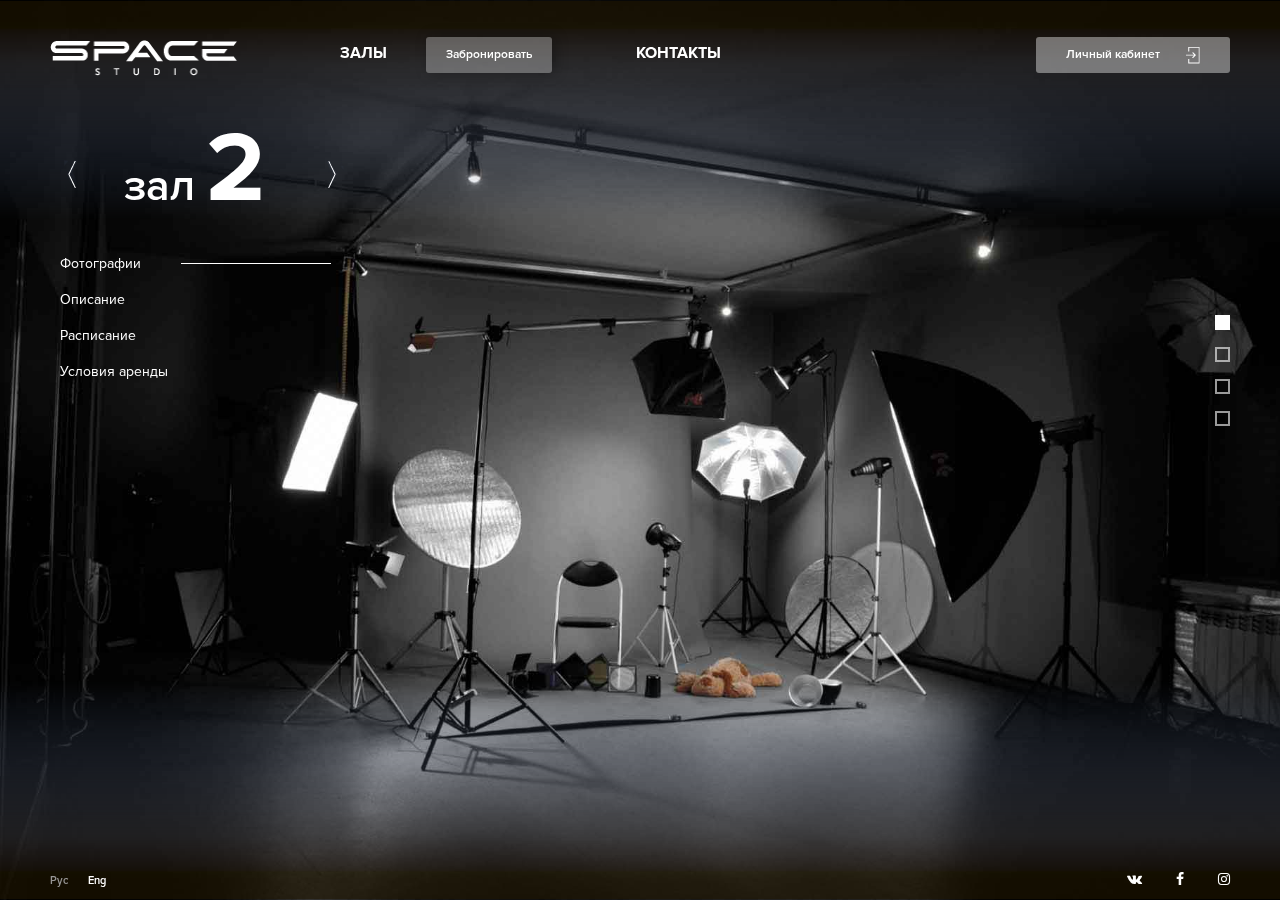
<file: room2.html>
<!DOCTYPE html>
<html>  
	<head>
		<meta charset="utf-8">
		<meta http-equiv="X-UA-Compatible" content="IE=edge,chrome=1">
		<meta name="viewport" content="device-width, initial-scale=1">
		<title>Залы</title>

		<!-- fonts -->
		<link rel="stylesheet" href="fonts/styles.css">
		<link rel="stylesheet" href="https://maxcdn.bootstrapcdn.com/font-awesome/4.5.0/css/font-awesome.min.css">

		<!--styles-->
		<link rel="stylesheet" href="css/jquery.maximage.min.css">
		<link rel="stylesheet" href="css/styles.css">
		<link rel="stylesheet" href="css/media.css">
	</head>

	<body class="rooms">
		<div class="wrap">

 			<header class="header">
 				<nav class="top-navbar white">
 					<span class="burger">
	 					<span></span>
	 				</span>
 					<a class="btn white profile-link" href="#">Личный кабинет</a>
 					<a href="index.html" class="logo"><img src="img/logo-wh.png" alt="Space studio logo">Space studio</a>
 					<ul class="main-nav">
 						<li><a href="rooms.html">Залы</a></li>
 						<li class="reservation"><a class="btn white" href="booking.html">Забронировать</a></li>
 						<li><a href="contacts.html">Контакты</a></li>
 					</ul>
 				</nav> <!-- /main-nav -->
 			</header>

 			<div class="content">
 				<div id="maximage">
 					<img src="img/slides/foto4.jpg" alt="">
 					<img src="img/slides/foto2.jpg" alt="">
 					<img src="img/slides/foto3.jpg" alt="">
 					<img src="img/slides/foto.jpg" alt="">
 				</div>

 				<div class="slider-pagination">
					<ul></ul>
				</div>

				<section class="slide-page description">
					<i class="fa fa-arrow-left back"></i>
					<dl>
						<dt>Описание</dt>
						<dd>Антиутопические итехнологические сюжеты будут максимально реалистичновоплощены в интерьере зала. Больше не нужно покидать пределы планеты Земля, наши декорации – просто космос! </dd>
						<dt>Параметры зала</dt>
						<dd>
							<ul>
								<li>45 м2</li>
								<li>высота потолка 3,8 м</li>
								<li>декорации в космическом стиле, ржавая стена, декорация космического корабля,текстуры металла, бетона</li>
								<li>wi-fi, кондиционер</li>
							</ul>
						</dd>

						<dt>Базовый комплект света:</dt>
						<dd>
							<p>4 моноблока BOWENSGEMINI 750 PRO <br>
								стойки, софтбоксы,рефлекторы
							</p>
						</dd>

						<dt>Дополнительное оборудование</dt>
						<dd>
							<p>Вы можете арендовать дополнительное оборудование, предварительно уточнив его наличие у администратора. Стоимость дополнительного источника светаBOWENSGEMINI 750 PRO –35грн/час.</p>
							<p>Максимальное количество человек в зале – 8, дополнительная плата за каждого человека свыше этого количества– 25 грн/час.</p>
							<p>Настройка оборудования и приборов для проведения фотосъемки, помощь и консультация администратора включены в стоимость аренды зала.</p>
						</dd>
					</dl>
					<footer>
						<a href="booking.html" class="btn blue">Забронировать</a>
					</footer>
				</section>

				<section class="slide-page schedule">
					<i class="fa fa-arrow-left back"></i>
					<h2>Lorem ipsum dolor sit amet, consectetur adipisicing elit. Culpa, repellat!</h2>

					<p>Lorem ipsum dolor sit amet, consectetur adipisicing elit. Voluptatem voluptates quaerat soluta ex tenetur aliquam hic ipsam enim debitis delectus voluptas voluptatibus sint minus esse, illum eaque atque omnis, repellendus sit. Officiis ipsam, quasi. Repudiandae error voluptate aliquam, fugit vel explicabo dolorem quos reprehenderit corrupti alias. Optio, odit, distinctio. Minus blanditiis odio unde accusantium modi quam officia libero qui, consequatur optio architecto fugit error at fuga possimus culpa, maiores quasi fugiat ut eligendi molestiae illum! Aperiam dolorem facilis optio reprehenderit, dolores ducimus nisi id amet magnam laboriosam eveniet molestias tempora consequuntur ullam ipsa, sed temporibus suscipit accusamus tenetur at neque.</p>
					<p>Lorem ipsum dolor sit amet, consectetur adipisicing elit. Deserunt commodi veniam qui quam architecto minima nulla, impedit facilis non eaque praesentium rerum doloribus accusantium aspernatur sequi. Vitae eius omnis odit quas. Harum tempore commodi autem facilis placeat nihil voluptatem reiciendis dolor non. Veritatis beatae doloribus aliquid deleniti placeat repellat inventore.</p>
				</section>

				<section class="slide-page rent">
					<i class="fa fa-arrow-left back"></i>
					<h2>Правила аренды студии</h2>
					<p>Минимальное время аренды одного зала – 2 часа.</p>

					<p>Бронирование студии осуществляется на условиях предоплаты в 50%. При отмене заказа менее чем за 48 часов арендатор должен оплатить 50% стоимости заказа, а при отмене менее чем за 24 часа – 100% стоимости забронированного времени.</p>
					<p>Предоплата за съемку в ночное время – 100%.</p>
					<p>Если после окончания зарезервированноговремени студия остается свободной, съемочное время можно продлить, предварительно согласовав это с администратором. Минимальное время продления аренды зала – 30 минут. 
					Началом аренды студии считается время, заявленное при бронировании, а не фактическое время начала съемки. Опоздание на съемку и ее преждевременное окончание не снижают общую стоимость услуг.</p>
					<p>Ответственность за целостность и сохранность декораций, оборудования и реквизита лежит на непосредственном заказчике аренды студии.</p>
					<p>Перед началом использования студии просим вас ознакомиться с правилами аренды и проверить исправность студийного оборудования. В случае обнаружения неполадок с оборудованием об этом необходимо срочно сообщить администратору. По окончании аренды администратор проверяет исправность студийного оборудования. В случае порчи оборудования, декораций или студийного реквизита арендатор обязан оплатить его рыночную стоимость.</p>
					<p>Настройка оборудования для проведения фотосъемки, помощь и консультацияадминистратора включены в стоимость аренды.Стоимость работы ассистента –150 грн/час.</p>
					<p>Любые манипуляции с фонами производятся только в присутствии администратора.Стоимость погонного метра нового/испорченного фона (повреждения, разрывы, пятна, следы от обуви и пр.)–170 грн.</p>
					<p>Питание постоянного света от электросетей студии – 2,3 грн/кВт*час.</p>
					<p>Работа в студии разрешается только в сменной обуви. Вы можете принести ее с собой или воспользоваться тапочками, которые предложит администратор студии. Обратите внимание, что требование к чистоте также касается обуви, в которой снимаются модели.Мусор, образовавшийся во время съемки, должен быть убран до окончания времени аренды съемочного зала.Если съемкав студии предполагает последующую уборку, необходимо заранее предупредить об этом администратора.Стоимость уборки будет включена в арендную плату.</p>
					<p>Курение в студии категорически запрещено, штраф – 800 грн. Если курение необходимо для создания сценического образа, вы должны предварительно согласоватьэто с администратором.</p>
					<p>В студии запрещается принимать пищу. Исключениями являются согласованные с администраторами случаи, когда продукты питания являются объектом съемки.Съемка с животными требует предварительного согласования с администрацией.</p>
					<p>Администрация оставляет за собой право не допускать в студию и удалять из нее лиц в состоянии алкогольного или наркотического опьянения. Администрация студии не несет ответственности за личные вещи клиентов, находящиеся в помещениях студии или забытые ими.</p>
					<p>При аренде зала без использования оборудования предоставляется скидка 15%.</p>
					<p>Дисконтные карты постоянных клиентов: <br> 
						после 20 часов аренды – скидка 5% <br>
						после 40 часов аренды –скидка 10% <br>
						– 5% карта за 250 гривен <br>
						–10% карта за 500 гривен
					</p>

				</section>

				 <div class="sidebar">
				 	<nav class="pager-nav">
				 		<ul>
				 			<li><a href="rooms.html"><i class="icon prev"></i></a></li>
				 			<li><a href="#"><strong> зал <span>2</span></strong></a></li>
				 			<li><a href="room3.html"><i class="icon next"></i></a></li>
				 		</ul>
				 	</nav>

				 	<nav class="side-nav">
				 		<ul>
				 			<li class="active"><a href="#">Фотографии</a></li>
				 			<li class="description-link"><a href="#">Описание</a></li>
				 			<li class="schedule-link"><a href="#">Расписание</a></li>
				 			<li class="rent-link"><a href="#">Условия аренды</a></li>
				 		</ul>
				 	</nav>
				 </div> <!-- /sidebar -->
 			</div> <!--/ content -->


			<footer class="footer white">
				<nav class="social">
					<ul>
						<li><a href="#"><i class="fa fa-vk"></i></a></li>
						<li><a href="#"><i class="fa fa-facebook"></i></a></li>
						<li><a href="#"><i class="fa fa-instagram"></i></a></li>
					</ul>
				</nav>

				<nav class="lang-nav">
					<ul>
						<li class="active"><a href="#">Рус</a></li>
						<li><a href="#">Eng</a></li>
					</ul>
				</nav>
			</footer>
		</div><!--/wrap-->

		
		<!--Modals-->
		<div class="modal-backdrop"></div>
		<div class="modal enter-modal">
			<header>
				<a href="#" class="cls-btn">&times;</a>
				<h4>Войти в личный кабинет</h4>
			</header>

			<section class="modal-body">
				<form action="">
					<ul class="input-list">
						<li><input class="input-style" type="email" placeholder="email"></li>
						<li><input class="input-style" type="password" placeholder="Пароль"></li>
					</ul>

					<a class="forgotten-pass" href="#">Забыли пароль?</a>

					<ul class="btns-list">
						<li>
							<button class="btn blue">Войти</button>
						</li>
						<li>
							<button class="btn white" id="register-btn">Регистрация</button>
						</li>
					</ul>
				</form>
			</section>

			<footer>
				<h4>Войти с помощью</h4>
				<ul class="social-list">
					<li><a class="facebook" href="#"><i class="fa fa-facebook"></i>Facebook</a></li>
					<li><a class="vk" href="#"><i class="fa fa-vk"></i>Vkontakte</a></li>
				</ul>
			</footer>
		</div> <!-- /modal enter -->

		<div class="modal register-modal">
			<header>
				<h4>Регистрация</h4>
				<a href="#" class="cls-btn">&times;</a>
			</header>
			 		
			<section>
				<form action="">
					<ul>
						<li><input class="input-style" type="text" placeholder="Имя"></li>
						<li><input class="input-style" type="text" placeholder="Фамилия"></li>
						<li><input class="input-style" type="email" placeholder="email"></li>
						<li><input class="input-style" type="tel" placeholder="Телефон"></li>
						<li><input class="input-style" type="password" placeholder="Пароль"></li>
						<li><input class="input-style" type="password" placeholder="Повторить пароль"></li>
					</ul>
					<footer>
						<button class="btn blue" type="submit">Зарегистрироваться</button>
					</footer>
				</form>
			</section>
			 
		</div><!-- /register-modal -->

		
	 
<!--Scripts-->
		<!--<script src="js/jquery-1.11.3.min.js"></script>	 -->  
		<script src="http://code.jquery.com/jquery-1.11.3.min.js"></script>	   
		<script src="js/jquery.cycle.js"></script>
		<script src="js/jquery.maximage.js"></script>
		<script src="js/slider.js"></script>
		<script src="js/main.js"></script>
	</body>
</html>
</file>
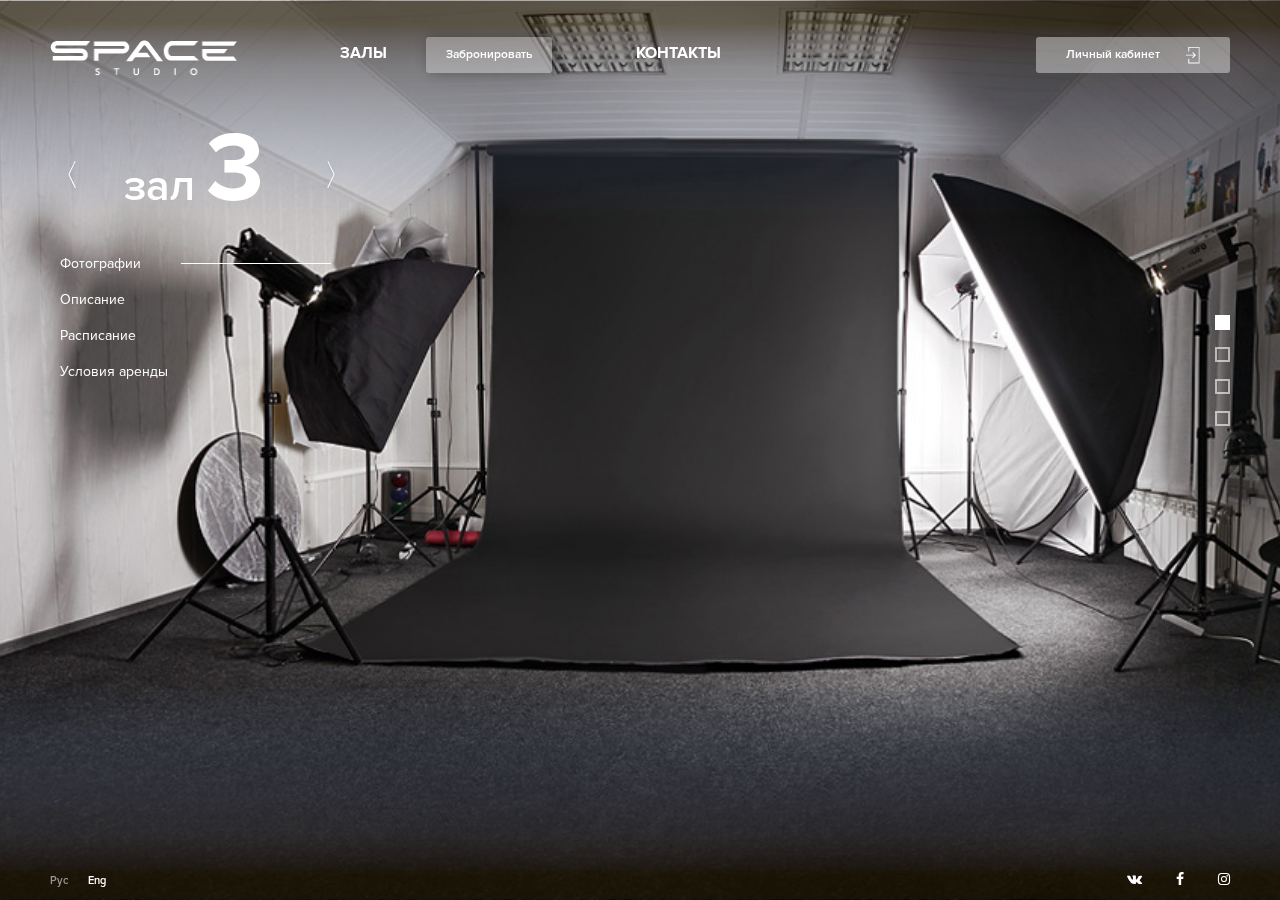
<file: room3.html>
<!DOCTYPE html>
<html>
	<head>  
		<meta charset="utf-8">
		<meta http-equiv="X-UA-Compatible" content="IE=edge,chrome=1">
		<meta name="viewport" content="device-width, initial-scale=1">
		<title>Залы</title>

		<!-- fonts -->
		<link rel="stylesheet" href="fonts/styles.css">
		<link rel="stylesheet" href="https://maxcdn.bootstrapcdn.com/font-awesome/4.5.0/css/font-awesome.min.css">

		<!--styles-->
		<link rel="stylesheet" href="css/jquery.maximage.min.css">
		<link rel="stylesheet" href="css/styles.css">
		<link rel="stylesheet" href="css/media.css">
	</head>

	<body class="rooms">

		<div class="wrap">

 			<header class="header">
 				<nav class="top-navbar white">
 					<span class="burger">
	 					<span></span>
	 				</span>
 					<a class="btn white profile-link" href="#">Личный кабинет</a>
 					<a href="index.html" class="logo"><img src="img/logo-wh.png" alt="Space studio logo">Space studio</a>
 					<ul class="main-nav">
 						<li><a href="rooms.html">Залы</a></li>
 						<li class="reservation"><a class="btn white" href="booking.html">Забронировать</a></li>
 						<li><a href="contacts.html">Контакты</a></li>
 					</ul>
 				</nav> <!-- /main-nav -->
 			</header>

 			<div class="content">
 				<div id="maximage">
 					<img src="img/slides/foto3.jpg" alt="">
 					<img src="img/slides/foto2.jpg" alt="">
 					<img src="img/slides/foto.jpg" alt="">
 					<img src="img/slides/foto4.jpg" alt="">
 				</div>

 				<div class="slider-pagination">
					<ul></ul>
				</div>

				<section class="slide-page description">
					<i class="fa fa-arrow-left back"></i>
					<dl>
						<dt>Описание</dt>
						<dd>Романтические фотоссесии, портретные съемки, нежные или сдержанные сюжеты будут гармонично выглядеть на фоне множества декораций этого зала.Белый– вечная классика. </dd>
						<dt>Параметры зала</dt>
						<dd>
							<ul>
								<li>34 м2</li>
								<li>высота потолка 3,8 м</li>
								<li>набор бумажных фонов</li>
								<li>декорации в светлых тонах, объемные фигуры,декоративнаяштукатурка</li>
								<li>белая угловая лестница, дизайнерское кресло</li>
								<li>wi-fi, кондиционер</li>
							</ul>
						</dd>

						<dt>Базовый комплект света:</dt>
						<dd>
							<p>3 моноблокаQUANTUUM PULSE 600 PRO <br>
							стойки, софтбоксы, рефлекторы
							</p>
						</dd>

						<dt>Дополнительное оборудование</dt>
						<dd>
							<p>Вы можете арендовать дополнительное оборудование, предварительно уточнив его наличие у администратора.Стоимость дополнительного источника света –35грн/час.</p>
							<p>Максимальное количество человек в зале – 8, дополнительная плата за каждого человека свыше этого количества– 25 грн/ час.<br>
							Настройка оборудования и приборов для проведения фотосъемки, помощь и консультация администратора включены в стоимость аренды.</p>
						</dd>
					</dl>
					<footer>
						<a href="booking.html" class="btn blue">Забронировать</a>
					</footer>
				</section>

				<section class="slide-page schedule">
					<i class="fa fa-arrow-left back"></i>
					<h2>Lorem ipsum dolor sit amet, consectetur adipisicing elit. Culpa, repellat!</h2>

					<p>Lorem ipsum dolor sit amet, consectetur adipisicing elit. Voluptatem voluptates quaerat soluta ex tenetur aliquam hic ipsam enim debitis delectus voluptas voluptatibus sint minus esse, illum eaque atque omnis, repellendus sit. Officiis ipsam, quasi. Repudiandae error voluptate aliquam, fugit vel explicabo dolorem quos reprehenderit corrupti alias. Optio, odit, distinctio. Minus blanditiis odio unde accusantium modi quam officia libero qui, consequatur optio architecto fugit error at fuga possimus culpa, maiores quasi fugiat ut eligendi molestiae illum! Aperiam dolorem facilis optio reprehenderit, dolores ducimus nisi id amet magnam laboriosam eveniet molestias tempora consequuntur ullam ipsa, sed temporibus suscipit accusamus tenetur at neque.</p>
					<p>Lorem ipsum dolor sit amet, consectetur adipisicing elit. Deserunt commodi veniam qui quam architecto minima nulla, impedit facilis non eaque praesentium rerum doloribus accusantium aspernatur sequi. Vitae eius omnis odit quas. Harum tempore commodi autem facilis placeat nihil voluptatem reiciendis dolor non. Veritatis beatae doloribus aliquid deleniti placeat repellat inventore.</p>
				</section>

				<section class="slide-page rent">
					<i class="fa fa-arrow-left back"></i>
					<h2>Правила аренды студии</h2>
					<p>Минимальное время аренды одного зала – 2 часа.</p>

					<p>Бронирование студии осуществляется на условиях предоплаты в 50%. При отмене заказа менее чем за 48 часов арендатор должен оплатить 50% стоимости заказа, а при отмене менее чем за 24 часа – 100% стоимости забронированного времени.</p>
					<p>Предоплата за съемку в ночное время – 100%.</p>
					<p>Если после окончания зарезервированноговремени студия остается свободной, съемочное время можно продлить, предварительно согласовав это с администратором. Минимальное время продления аренды зала – 30 минут. 
					Началом аренды студии считается время, заявленное при бронировании, а не фактическое время начала съемки. Опоздание на съемку и ее преждевременное окончание не снижают общую стоимость услуг.</p>
					<p>Ответственность за целостность и сохранность декораций, оборудования и реквизита лежит на непосредственном заказчике аренды студии.</p>
					<p>Перед началом использования студии просим вас ознакомиться с правилами аренды и проверить исправность студийного оборудования. В случае обнаружения неполадок с оборудованием об этом необходимо срочно сообщить администратору. По окончании аренды администратор проверяет исправность студийного оборудования. В случае порчи оборудования, декораций или студийного реквизита арендатор обязан оплатить его рыночную стоимость.</p>
					<p>Настройка оборудования для проведения фотосъемки, помощь и консультацияадминистратора включены в стоимость аренды.Стоимость работы ассистента –150 грн/час.</p>
					<p>Любые манипуляции с фонами производятся только в присутствии администратора.Стоимость погонного метра нового/испорченного фона (повреждения, разрывы, пятна, следы от обуви и пр.)–170 грн.</p>
					<p>Питание постоянного света от электросетей студии – 2,3 грн/кВт*час.</p>
					<p>Работа в студии разрешается только в сменной обуви. Вы можете принести ее с собой или воспользоваться тапочками, которые предложит администратор студии. Обратите внимание, что требование к чистоте также касается обуви, в которой снимаются модели.Мусор, образовавшийся во время съемки, должен быть убран до окончания времени аренды съемочного зала.Если съемкав студии предполагает последующую уборку, необходимо заранее предупредить об этом администратора.Стоимость уборки будет включена в арендную плату.</p>
					<p>Курение в студии категорически запрещено, штраф – 800 грн. Если курение необходимо для создания сценического образа, вы должны предварительно согласоватьэто с администратором.</p>
					<p>В студии запрещается принимать пищу. Исключениями являются согласованные с администраторами случаи, когда продукты питания являются объектом съемки.Съемка с животными требует предварительного согласования с администрацией.</p>
					<p>Администрация оставляет за собой право не допускать в студию и удалять из нее лиц в состоянии алкогольного или наркотического опьянения. Администрация студии не несет ответственности за личные вещи клиентов, находящиеся в помещениях студии или забытые ими.</p>
					<p>При аренде зала без использования оборудования предоставляется скидка 15%.</p>
					<p>Дисконтные карты постоянных клиентов: <br> 
						после 20 часов аренды – скидка 5% <br>
						после 40 часов аренды –скидка 10% <br>
						– 5% карта за 250 гривен <br>
						–10% карта за 500 гривен
					</p>

				</section>

				 <div class="sidebar">
				 	<nav class="pager-nav">
				 		<ul>
				 			<li><a href="room2.html"><i class="icon prev"></i></a></li>
				 			<li><a href="#"><strong> зал <span>3</span></strong></a></li>
				 			<li><a href="room4.html"><i class="icon next"></i></a></li>
				 		</ul>
				 	</nav>

				 	<nav class="side-nav">
				 		<ul>
				 			<li class="active"><a href="#">Фотографии</a></li>
				 			<li class="description-link"><a href="#">Описание</a></li>
				 			<li class="schedule-link"><a href="#">Расписание</a></li>
				 			<li class="rent-link"><a href="#">Условия аренды</a></li>
				 		</ul>
				 	</nav>
				 </div> <!-- /sidebar -->
 			</div> <!--/ content -->


			<footer class="footer white">
				<nav class="social">
					<ul>
						<li><a href="#"><i class="fa fa-vk"></i></a></li>
						<li><a href="#"><i class="fa fa-facebook"></i></a></li>
						<li><a href="#"><i class="fa fa-instagram"></i></a></li>
					</ul>
				</nav>

				<nav class="lang-nav">
					<ul>
						<li class="active"><a href="#">Рус</a></li>
						<li><a href="#">Eng</a></li>
					</ul>
				</nav>
			</footer>
		</div><!--/wrap-->

		
		<!--Modals-->
		<div class="modal-backdrop"></div>
		<div class="modal enter-modal">
			<header>
				<a href="#" class="cls-btn">&times;</a>
				<h4>Войти в личный кабинет</h4>
			</header>

			<section class="modal-body">
				<form action="">
					<ul class="input-list">
						<li><input class="input-style" type="email" placeholder="email"></li>
						<li><input class="input-style" type="password" placeholder="Пароль"></li>
					</ul>

					<a class="forgotten-pass" href="#">Забыли пароль?</a>

					<ul class="btns-list">
						<li>
							<button class="btn blue">Войти</button>
						</li>
						<li>
							<button class="btn white" id="register-btn">Регистрация</button>
						</li>
					</ul>
				</form>
			</section>

			<footer>
				<h4>Войти с помощью</h4>
				<ul class="social-list">
					<li><a class="facebook" href="#"><i class="fa fa-facebook"></i>Facebook</a></li>
					<li><a class="vk" href="#"><i class="fa fa-vk"></i>Vkontakte</a></li>
				</ul>
			</footer>
		</div> <!-- /modal enter -->

		<div class="modal register-modal">
			<header>
				<h4>Регистрация</h4>
				<a href="#" class="cls-btn">&times;</a>
			</header>
			 		
			<section>
				<form action="">
					<ul>
						<li><input class="input-style" type="text" placeholder="Имя"></li>
						<li><input class="input-style" type="text" placeholder="Фамилия"></li>
						<li><input class="input-style" type="email" placeholder="email"></li>
						<li><input class="input-style" type="tel" placeholder="Телефон"></li>
						<li><input class="input-style" type="password" placeholder="Пароль"></li>
						<li><input class="input-style" type="password" placeholder="Повторить пароль"></li>
					</ul>
					<footer>
						<button class="btn blue" type="submit">Зарегистрироваться</button>
					</footer>
				</form>
			</section>
			 
		</div><!-- /register-modal -->

		
	 
<!--Scripts-->
		<!--<script src="js/jquery-1.11.3.min.js"></script>	 -->  
		<script src="http://code.jquery.com/jquery-1.11.3.min.js"></script>	   
		<script src="js/jquery.cycle.js"></script>
		<script src="js/jquery.maximage.js"></script>
		<script src="js/slider.js"></script>
		<script src="js/main.js"></script>
	</body>
</html>
</file>
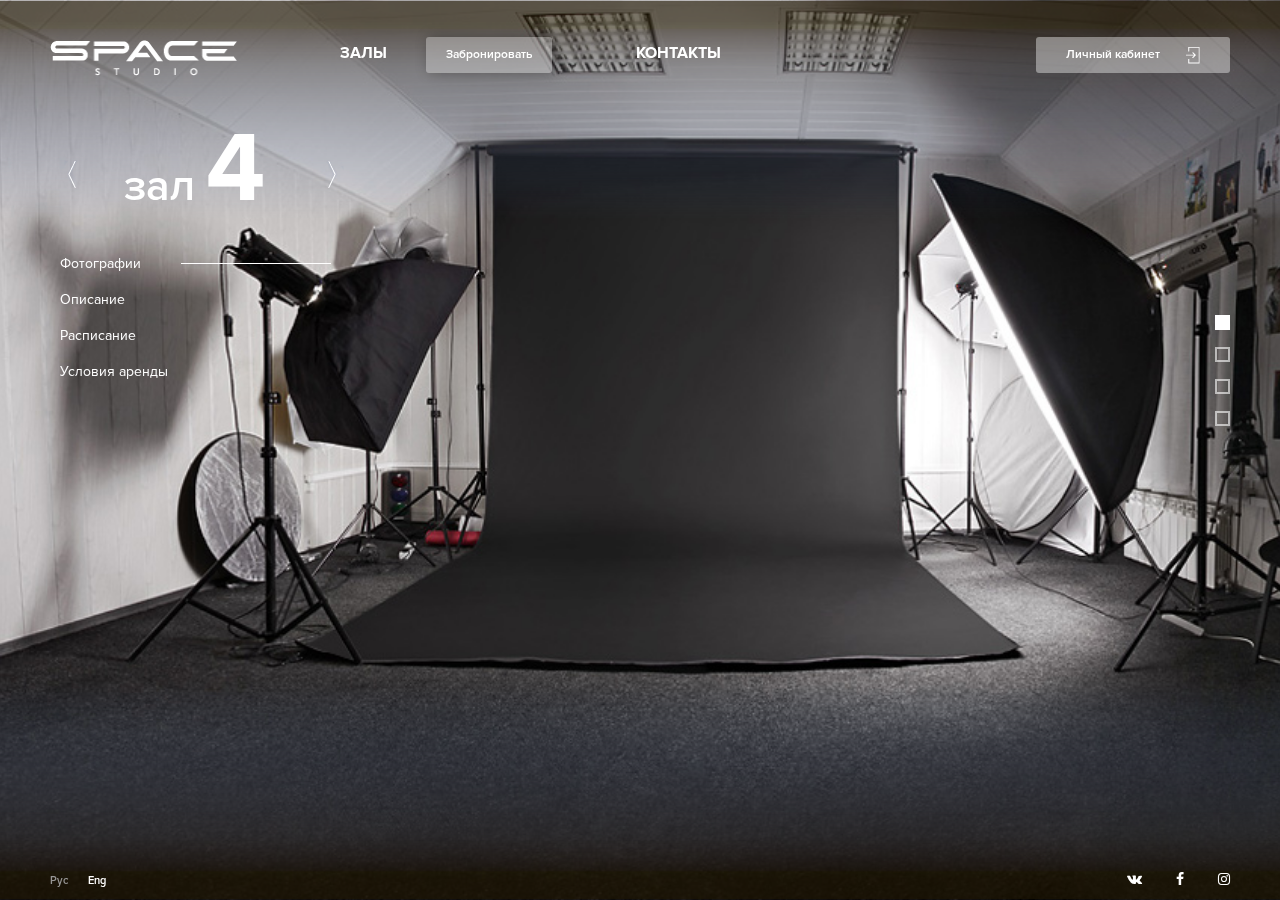
<file: room4.html>
<!DOCTYPE html>
<html>
	<head>  
		<meta charset="utf-8">
		<meta http-equiv="X-UA-Compatible" content="IE=edge,chrome=1">
		<meta name="viewport" content="device-width, initial-scale=1">
		<title>Залы</title>

		<!-- fonts -->
		<link rel="stylesheet" href="fonts/styles.css">
		<link rel="stylesheet" href="https://maxcdn.bootstrapcdn.com/font-awesome/4.5.0/css/font-awesome.min.css">

		<!--styles-->
		<link rel="stylesheet" href="css/jquery.maximage.min.css">
		<link rel="stylesheet" href="css/styles.css">
		<link rel="stylesheet" href="css/media.css">
	</head>

	<body class="rooms">

		<div class="wrap">
			

 			<header class="header">
 				<nav class="top-navbar white">
 					<a class="btn white profile-link" href="#">Личный кабинет</a>
 					<a href="index.html" class="logo"><img src="img/logo-wh.png" alt="Space studio logo">Space studio</a>
 					<ul class="main-nav">
 						<li><a href="rooms.html">Залы</a></li>
 						<li class="reservation"><a class="btn white" href="booking.html">Забронировать</a></li>
 						<li><a href="contacts.html">Контакты</a></li>
 					</ul>
 				</nav> <!-- /main-nav -->
 			</header>

 			<div class="content">
 				<div id="maximage">
 					<img src="img/slides/foto3.jpg" alt="">
 					<img src="img/slides/foto2.jpg" alt="">
 					<img src="img/slides/foto.jpg" alt="">
 					<img src="img/slides/foto4.jpg" alt="">
 				</div>

 				<div class="slider-pagination">
					<ul></ul>
				</div>

				<section class="slide-page description">
					<i class="fa fa-arrow-left back"></i>
					<dl>
						<dt>Описание</dt>
						<dd>Стильные декорации и качественный свет в фотостудии – залог успешногоfashion-портфолио. Авторские декорации с уникальными передвижными фонами, созданными профессиональной художницей. Съемка в стиле «будуар».</dd>
						<dt>Параметры зала</dt>
						<dd>
							<ul>
								<li>54 м2</li>
								<li>высота потолка 3,8 м</li>
								<li>набор бумажных фонов</li>
								<li>fashion-декорации, дневной свет</li>
								<li>wi-fi, кондиционер</li>
							</ul>
						</dd>

						<dt>Базовый комплект света:</dt>
						<dd>
							<p>2моноблокаHYUNDAE PHOTONICS RIME LITE F4 <br>
								1 моноблокHYUNDAEPHOTONICS RIMELITEF6 <br>
								стойки, журавль, рефлекторы
							</p>
						</dd>

						<dt>Дополнительное оборудование</dt>
						<dd>
							<p>Вы можете арендовать дополнительное оборудование, предварительно уточнив его наличие у администратора.Стоимость дополнительного источника света –35грн/час.</p>
							<p>Максимальное количество человек в зале – 8, дополнительная плата за каждого человека свыше этого количества– 25 грн/ час.<br>
							Настройка оборудования и приборов для проведения фотосъемки, помощь и консультация администратора включены в стоимость аренды.</p>
						</dd>
					</dl>
					<footer>
						<a href="booking.html" class="btn blue">Забронировать</a>
					</footer>
				</section>

				<section class="slide-page schedule">
					<i class="fa fa-arrow-left back"></i>
					<h2>Lorem ipsum dolor sit amet, consectetur adipisicing elit. Culpa, repellat!</h2>

					<p>Lorem ipsum dolor sit amet, consectetur adipisicing elit. Voluptatem voluptates quaerat soluta ex tenetur aliquam hic ipsam enim debitis delectus voluptas voluptatibus sint minus esse, illum eaque atque omnis, repellendus sit. Officiis ipsam, quasi. Repudiandae error voluptate aliquam, fugit vel explicabo dolorem quos reprehenderit corrupti alias. Optio, odit, distinctio. Minus blanditiis odio unde accusantium modi quam officia libero qui, consequatur optio architecto fugit error at fuga possimus culpa, maiores quasi fugiat ut eligendi molestiae illum! Aperiam dolorem facilis optio reprehenderit, dolores ducimus nisi id amet magnam laboriosam eveniet molestias tempora consequuntur ullam ipsa, sed temporibus suscipit accusamus tenetur at neque.</p>
					<p>Lorem ipsum dolor sit amet, consectetur adipisicing elit. Deserunt commodi veniam qui quam architecto minima nulla, impedit facilis non eaque praesentium rerum doloribus accusantium aspernatur sequi. Vitae eius omnis odit quas. Harum tempore commodi autem facilis placeat nihil voluptatem reiciendis dolor non. Veritatis beatae doloribus aliquid deleniti placeat repellat inventore.</p>
				</section>

				<section class="slide-page rent">
					<i class="fa fa-arrow-left back"></i>
					<h2>Правила аренды студии</h2>
					<p>Минимальное время аренды одного зала – 2 часа.</p>

					<p>Бронирование студии осуществляется на условиях предоплаты в 50%. При отмене заказа менее чем за 48 часов арендатор должен оплатить 50% стоимости заказа, а при отмене менее чем за 24 часа – 100% стоимости забронированного времени.</p>
					<p>Предоплата за съемку в ночное время – 100%.</p>
					<p>Если после окончания зарезервированноговремени студия остается свободной, съемочное время можно продлить, предварительно согласовав это с администратором. Минимальное время продления аренды зала – 30 минут. 
					Началом аренды студии считается время, заявленное при бронировании, а не фактическое время начала съемки. Опоздание на съемку и ее преждевременное окончание не снижают общую стоимость услуг.</p>
					<p>Ответственность за целостность и сохранность декораций, оборудования и реквизита лежит на непосредственном заказчике аренды студии.</p>
					<p>Перед началом использования студии просим вас ознакомиться с правилами аренды и проверить исправность студийного оборудования. В случае обнаружения неполадок с оборудованием об этом необходимо срочно сообщить администратору. По окончании аренды администратор проверяет исправность студийного оборудования. В случае порчи оборудования, декораций или студийного реквизита арендатор обязан оплатить его рыночную стоимость.</p>
					<p>Настройка оборудования для проведения фотосъемки, помощь и консультацияадминистратора включены в стоимость аренды.Стоимость работы ассистента –150 грн/час.</p>
					<p>Любые манипуляции с фонами производятся только в присутствии администратора.Стоимость погонного метра нового/испорченного фона (повреждения, разрывы, пятна, следы от обуви и пр.)–170 грн.</p>
					<p>Питание постоянного света от электросетей студии – 2,3 грн/кВт*час.</p>
					<p>Работа в студии разрешается только в сменной обуви. Вы можете принести ее с собой или воспользоваться тапочками, которые предложит администратор студии. Обратите внимание, что требование к чистоте также касается обуви, в которой снимаются модели.Мусор, образовавшийся во время съемки, должен быть убран до окончания времени аренды съемочного зала.Если съемкав студии предполагает последующую уборку, необходимо заранее предупредить об этом администратора.Стоимость уборки будет включена в арендную плату.</p>
					<p>Курение в студии категорически запрещено, штраф – 800 грн. Если курение необходимо для создания сценического образа, вы должны предварительно согласоватьэто с администратором.</p>
					<p>В студии запрещается принимать пищу. Исключениями являются согласованные с администраторами случаи, когда продукты питания являются объектом съемки.Съемка с животными требует предварительного согласования с администрацией.</p>
					<p>Администрация оставляет за собой право не допускать в студию и удалять из нее лиц в состоянии алкогольного или наркотического опьянения. Администрация студии не несет ответственности за личные вещи клиентов, находящиеся в помещениях студии или забытые ими.</p>
					<p>При аренде зала без использования оборудования предоставляется скидка 15%.</p>
					<p>Дисконтные карты постоянных клиентов: <br> 
						после 20 часов аренды – скидка 5% <br>
						после 40 часов аренды –скидка 10% <br>
						– 5% карта за 250 гривен <br>
						–10% карта за 500 гривен
					</p>

				</section>

				 <div class="sidebar">
				 	<nav class="pager-nav">
				 		<ul>
				 			<li><a href="room3.html"><i class="icon prev"></i></a></li>
				 			<li><a href="#"><strong> зал <span>4</span></strong></a></li>
				 			<li><a href="des-room.html"><i class="icon next"></i></a></li>
				 		</ul>
				 	</nav>

				 	<nav class="side-nav">
				 		<ul>
				 			<li class="active"><a href="#">Фотографии</a></li>
				 			<li class="description-link"><a href="#">Описание</a></li>
				 			<li class="schedule-link"><a href="#">Расписание</a></li>
				 			<li class="rent-link"><a href="#">Условия аренды</a></li>
				 		</ul>
				 	</nav>
				 </div> <!-- /sidebar -->
 			</div> <!--/ content -->


			<footer class="footer white">
				<nav class="social">
					<ul>
						<li><a href="#"><i class="fa fa-vk"></i></a></li>
						<li><a href="#"><i class="fa fa-facebook"></i></a></li>
						<li><a href="#"><i class="fa fa-instagram"></i></a></li>
					</ul>
				</nav>

				<nav class="lang-nav">
					<ul>
						<li class="active"><a href="#">Рус</a></li>
						<li><a href="#">Eng</a></li>
					</ul>
				</nav>
			</footer>
		</div><!--/wrap-->

		
		<!--Modals-->
		<div class="modal-backdrop"></div>
		<div class="modal enter-modal">
			<header>
				<a href="#" class="cls-btn">&times;</a>
				<h4>Войти в личный кабинет</h4>
			</header>

			<section class="modal-body">
				<form action="">
					<ul class="input-list">
						<li><input class="input-style" type="email" placeholder="email"></li>
						<li><input class="input-style" type="password" placeholder="Пароль"></li>
					</ul>

					<a class="forgotten-pass" href="#">Забыли пароль?</a>

					<ul class="btns-list">
						<li>
							<button class="btn blue">Войти</button>
						</li>
						<li>
							<button class="btn white" id="register-btn">Регистрация</button>
						</li>
					</ul>
				</form>
			</section>

			<footer>
				<h4>Войти с помощью</h4>
				<ul class="social-list">
					<li><a class="facebook" href="#"><i class="fa fa-facebook"></i>Facebook</a></li>
					<li><a class="vk" href="#"><i class="fa fa-vk"></i>Vkontakte</a></li>
				</ul>
			</footer>
		</div> <!-- /modal enter -->

		<div class="modal register-modal">
			<header>
				<h4>Регистрация</h4>
				<a href="#" class="cls-btn">&times;</a>
			</header>
			 		
			<section>
				<form action="">
					<ul>
						<li><input class="input-style" type="text" placeholder="Имя"></li>
						<li><input class="input-style" type="text" placeholder="Фамилия"></li>
						<li><input class="input-style" type="email" placeholder="email"></li>
						<li><input class="input-style" type="tel" placeholder="Телефон"></li>
						<li><input class="input-style" type="password" placeholder="Пароль"></li>
						<li><input class="input-style" type="password" placeholder="Повторить пароль"></li>
					</ul>
					<footer>
						<button class="btn blue" type="submit">Зарегистрироваться</button>
					</footer>
				</form>
			</section>
			 
		</div><!-- /register-modal -->

		
	 
<!--Scripts-->
		<!--<script src="js/jquery-1.11.3.min.js"></script>	 -->  
		<script src="http://code.jquery.com/jquery-1.11.3.min.js"></script>	   
		<script src="js/jquery.cycle.js"></script>
		<script src="js/jquery.maximage.js"></script>
		<script src="js/slider.js"></script>
		<script src="js/main.js"></script>
	</body>
</html>
</file>
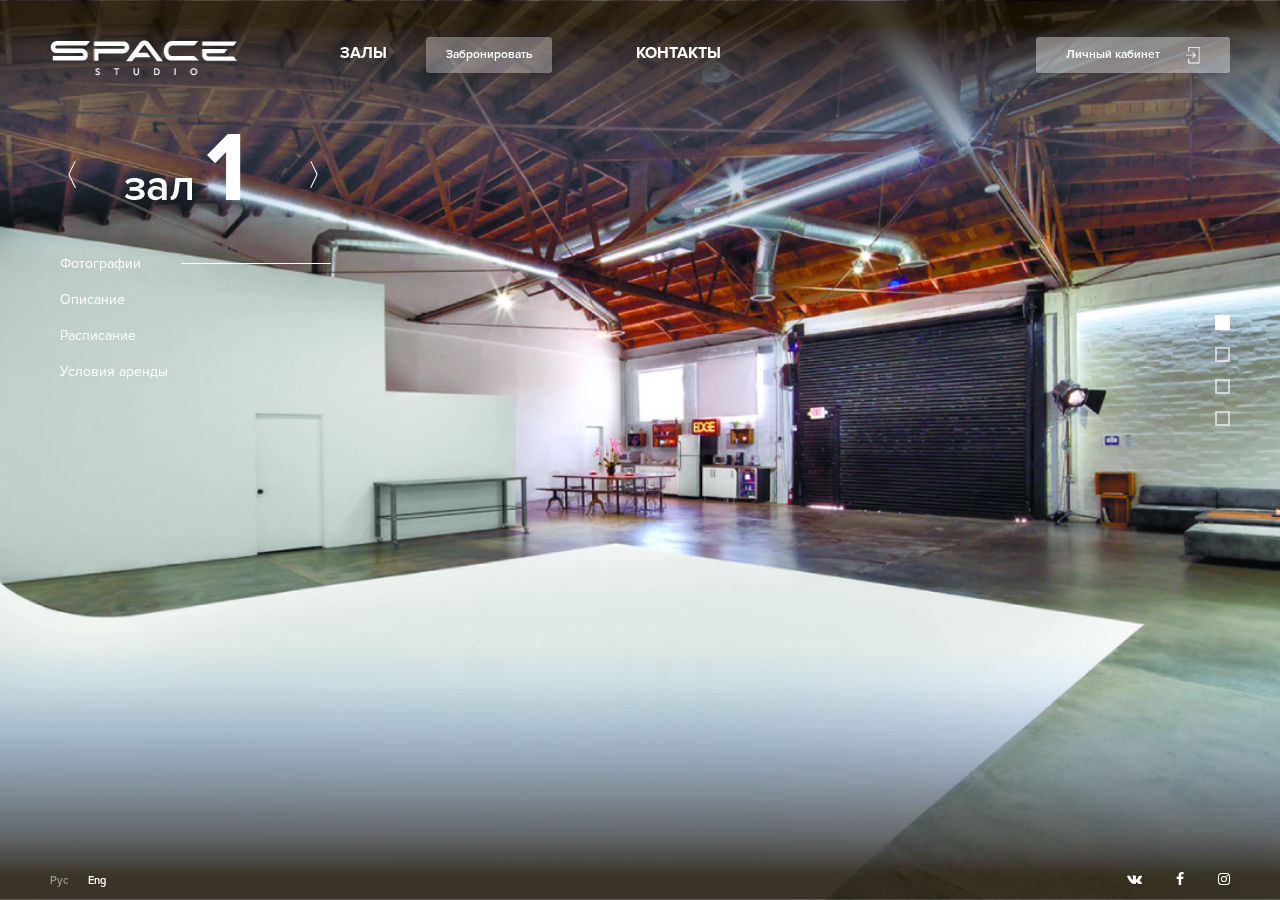
<file: rooms.html>
<!DOCTYPE html>
<html>
	<head>  
		<meta charset="utf-8">
		<meta http-equiv="X-UA-Compatible" content="IE=edge,chrome=1">
		<meta name="viewport" content="device-width, initial-scale=1">
		<title>Залы</title>

		<!-- fonts -->
		<link rel="stylesheet" href="fonts/styles.css">
		<link rel="stylesheet" href="https://maxcdn.bootstrapcdn.com/font-awesome/4.5.0/css/font-awesome.min.css">

		<!--styles-->
		<link rel="stylesheet" href="css/jquery.maximage.min.css">
		<link rel="stylesheet" href="css/styles.css">
		<link rel="stylesheet" href="css/media.css">
	</head>

	<body class="rooms">
		<div class="wrap">

 			<header class="header">
 				<nav class="top-navbar white">
 					<span class="burger">
	 					<span></span>
	 				</span>
 					<a class="btn white profile-link" href="#">Личный кабинет</a>
 					<a href="index.html" class="logo"><img src="img/logo-wh.png" alt="Space studio logo">Space studio</a>
 					<ul class="main-nav">
 						<li><a href="rooms.html">Залы</a></li>
 						<li class="reservation"><a class="btn white" href="booking.html">Забронировать</a></li>
 						<li><a href="contacts.html">Контакты</a></li>
 					</ul>
 				</nav> <!-- /main-nav -->
 			</header>

 			<div class="content">
 				<div id="maximage">
 					<img src="img/slides/foto.jpg" alt="">
 					<img src="img/slides/foto2.jpg" alt="">
 					<img src="img/slides/foto3.jpg" alt="">
 					<img src="img/slides/foto4.jpg" alt="">
 				</div>

 				<div class="slider-pagination">
					<ul></ul>
				</div>

				<section class="slide-page description">
					<i class="fa fa-arrow-left back"></i>
					<dl>
						<dt>Описание</dt>
						<dd><p>«Бесконечный» фон на ваших фотографиях, преимущества в освещении и удобство на этапе постпродакшна. Залс двумя уникальными циклорамами предоставляет множество возможностей для реализации ваших идей. </p></dd>
						<dt>Параметры зала</dt>
						<dd>
							<ul>
								<li>140 м2, высота потолка 3,8 м</li>
								<li>белая капсульная циклорама:ширина 7,5 м, глубина 5 м,радиус изгиба 1,5 м</li>
								<li>черная капсульная циклорама: ширина 7 м, глубина Хм, радиус изгиба Х м</li>
								<li>дневной свет (большие окна)</li>
								<li>система подвесного света, декорации</li>
								<li>система подвеса груза к потолку – до 500 кг</li>
								<li>greenscreen (зеленый рир), ширина 6 м</li>
								<li>набор бумажных фонов</li>
								<li>большая мобильная гримерка</li>
								<li>wi-fi, кондиционер</li>
							</ul>							 
						</dd>

						<dt>Базовый комплект света:</dt>
						<dd>
							<p>3 моноблока BOWENSGEMINI 750 PRO 1 моноблок BOWENSGEMINI1000 PRO стойки, журавль, насадки</p>
						</dd>

						<dt>Дополнительное оборудование</dt>
						<dd>
							<p>Вы можете арендовать дополнительное оборудование, предварительно уточнив его наличие у администратора. Стоимость дополнительного источника светаBOWENSGEMINI 750 PRO –35грн/час.</p>
							<p>Максимальное количество человек в зале – 10, дополнительная плата за каждого человека свыше этого количества – 25 грн/ час.</p>
							<p>Настройка оборудования и приборов для проведения фотосъемки, помощь и консультация администратора, а также использование мобильной гримерки включены в стоимость аренды зала.</p>
						</dd>
					</dl>
					<footer>
						<a href="booking.html" class="btn blue">Забронировать</a>
					</footer>
				</section>

				<section class="slide-page rent">
					<i class="fa fa-arrow-left back"></i>
					<h2>Правила аренды студии</h2>
					<p>Минимальное время аренды одного зала – 2 часа.</p>

					<p>Бронирование студии осуществляется на условиях предоплаты в 50%. При отмене заказа менее чем за 48 часов арендатор должен оплатить 50% стоимости заказа, а при отмене менее чем за 24 часа – 100% стоимости забронированного времени.</p>
					<p>Предоплата за съемку в ночное время – 100%.</p>
					<p>Если после окончания зарезервированноговремени студия остается свободной, съемочное время можно продлить, предварительно согласовав это с администратором. Минимальное время продления аренды зала – 30 минут. 
					Началом аренды студии считается время, заявленное при бронировании, а не фактическое время начала съемки. Опоздание на съемку и ее преждевременное окончание не снижают общую стоимость услуг.</p>
					<p>Ответственность за целостность и сохранность декораций, оборудования и реквизита лежит на непосредственном заказчике аренды студии.</p>
					<p>Перед началом использования студии просим вас ознакомиться с правилами аренды и проверить исправность студийного оборудования. В случае обнаружения неполадок с оборудованием об этом необходимо срочно сообщить администратору. По окончании аренды администратор проверяет исправность студийного оборудования. В случае порчи оборудования, декораций или студийного реквизита арендатор обязан оплатить его рыночную стоимость.</p>
					<p>Настройка оборудования для проведения фотосъемки, помощь и консультацияадминистратора включены в стоимость аренды.Стоимость работы ассистента –150 грн/час.</p>
					<p>Любые манипуляции с фонами производятся только в присутствии администратора.Стоимость погонного метра нового/испорченного фона (повреждения, разрывы, пятна, следы от обуви и пр.)–170 грн.</p>
					<p>Питание постоянного света от электросетей студии – 2,3 грн/кВт*час.</p>
					<p>Работа в студии разрешается только в сменной обуви. Вы можете принести ее с собой или воспользоваться тапочками, которые предложит администратор студии. Обратите внимание, что требование к чистоте также касается обуви, в которой снимаются модели.Мусор, образовавшийся во время съемки, должен быть убран до окончания времени аренды съемочного зала.Если съемкав студии предполагает последующую уборку, необходимо заранее предупредить об этом администратора.Стоимость уборки будет включена в арендную плату.</p>
					<p>Курение в студии категорически запрещено, штраф – 800 грн. Если курение необходимо для создания сценического образа, вы должны предварительно согласоватьэто с администратором.</p>
					<p>В студии запрещается принимать пищу. Исключениями являются согласованные с администраторами случаи, когда продукты питания являются объектом съемки.Съемка с животными требует предварительного согласования с администрацией.</p>
					<p>Администрация оставляет за собой право не допускать в студию и удалять из нее лиц в состоянии алкогольного или наркотического опьянения. Администрация студии не несет ответственности за личные вещи клиентов, находящиеся в помещениях студии или забытые ими.</p>
					<p>При аренде зала без использования оборудования предоставляется скидка 15%.</p>
					<p>Дисконтные карты постоянных клиентов: <br> 
						после 20 часов аренды – скидка 5% <br>
						после 40 часов аренды –скидка 10% <br>
						– 5% карта за 250 гривен <br>
						–10% карта за 500 гривен
					</p>

				</section>

				<section class="slide-page schedule">
					<i class="fa fa-arrow-left back"></i>
					<h2>Lorem ipsum dolor sit amet, consectetur adipisicing elit. Culpa, repellat!</h2>

					<p>Lorem ipsum dolor sit amet, consectetur adipisicing elit. Voluptatem voluptates quaerat soluta ex tenetur aliquam hic ipsam enim debitis delectus voluptas voluptatibus sint minus esse, illum eaque atque omnis, repellendus sit. Officiis ipsam, quasi. Repudiandae error voluptate aliquam, fugit vel explicabo dolorem quos reprehenderit corrupti alias. Optio, odit, distinctio. Minus blanditiis odio unde accusantium modi quam officia libero qui, consequatur optio architecto fugit error at fuga possimus culpa, maiores quasi fugiat ut eligendi molestiae illum! Aperiam dolorem facilis optio reprehenderit, dolores ducimus nisi id amet magnam laboriosam eveniet molestias tempora consequuntur ullam ipsa, sed temporibus suscipit accusamus tenetur at neque.</p>
					<p>Lorem ipsum dolor sit amet, consectetur adipisicing elit. Deserunt commodi veniam qui quam architecto minima nulla, impedit facilis non eaque praesentium rerum doloribus accusantium aspernatur sequi. Vitae eius omnis odit quas. Harum tempore commodi autem facilis placeat nihil voluptatem reiciendis dolor non. Veritatis beatae doloribus aliquid deleniti placeat repellat inventore.</p>
				</section>

				 <div class="sidebar">
				 	<nav class="pager-nav">
				 		<ul>
				 			<li><a href="des-room.html"><i class="icon prev"></i></a></li>
				 			<li><a href="#"><strong> зал <span>1</span></strong></a></li>
				 			<li><a href="room2.html"><i class="icon next"></i></a></li>
				 		</ul>
				 	</nav>

				 	<nav class="side-nav">
				 		<ul>
				 			<li class="active"><a href="#">Фотографии</a></li>
				 			<li class="description-link"><a href="#">Описание</a></li>
				 			<li class="schedule-link"><a href="#">Расписание</a></li>
				 			<li class="rent-link"><a href="#">Условия аренды</a></li>
				 		</ul>
				 	</nav>
				 </div> <!-- /sidebar -->
 			</div> <!--/ content -->


			<footer class="footer white">
				<nav class="social">
					<ul>
						<li><a href="#"><i class="fa fa-vk"></i></a></li>
						<li><a href="#"><i class="fa fa-facebook"></i></a></li>
						<li><a href="#"><i class="fa fa-instagram"></i></a></li>
					</ul>
				</nav>

				<nav class="lang-nav">
					<ul>
						<li class="active"><a href="#">Рус</a></li>
						<li><a href="#">Eng</a></li>
					</ul>
				</nav>
			</footer>
		</div><!--/wrap-->

		
		<!--Modals-->
		<div class="modal-backdrop"></div>
		<div class="modal enter-modal">
			<header>
				<a href="#" class="cls-btn">&times;</a>
				<h4>Войти в личный кабинет</h4>
			</header>

			<section class="modal-body">
				<form action="">
					<ul class="input-list">
						<li><input class="input-style" type="email" placeholder="email"></li>
						<li><input class="input-style" type="password" placeholder="Пароль"></li>
					</ul>

					<a class="forgotten-pass" href="#">Забыли пароль?</a>

					<ul class="btns-list">
						<li>
							<button class="btn blue">Войти</button>
						</li>
						<li>
							<button class="btn white" id="register-btn">Регистрация</button>
						</li>
					</ul>
				</form>
			</section>

			<footer>
				<h4>Войти с помощью</h4>
				<ul class="social-list">
					<li><a class="facebook" href="#"><i class="fa fa-facebook"></i>Facebook</a></li>
					<li><a class="vk" href="#"><i class="fa fa-vk"></i>Vkontakte</a></li>
				</ul>
			</footer>
		</div> <!-- /modal enter -->

		<div class="modal register-modal">
			<header>
				<h4>Регистрация</h4>
				<a href="#" class="cls-btn">&times;</a>
			</header>
			 		
			<section>
				<form action="">
					<ul>
						<li><input class="input-style" type="text" placeholder="Имя"></li>
						<li><input class="input-style" type="text" placeholder="Фамилия"></li>
						<li><input class="input-style" type="email" placeholder="email"></li>
						<li><input class="input-style" type="tel" placeholder="Телефон"></li>
						<li><input class="input-style" type="password" placeholder="Пароль"></li>
						<li><input class="input-style" type="password" placeholder="Повторить пароль"></li>
					</ul>
					<footer>
						<button class="btn blue" type="submit">Зарегистрироваться</button>
					</footer>
				</form>
			</section>
			 
		</div><!-- /register-modal -->

		
	 
<!--Scripts-->
		<!--<script src="js/jquery-1.11.3.min.js"></script>	 -->  
		<script src="http://code.jquery.com/jquery-1.11.3.min.js"></script>	   
		<script src="js/jquery.cycle.js"></script>
		<script src="js/jquery.maximage.js"></script>
		<script src="js/slider.js"></script>
		<script src="js/main.js"></script>
	</body>
</html>
</file>
<file: fonts/styles.css>
@font-face {
  font-family: 'ProximaNova-Light';
  src: url('ProximaNova-Light.eot?#iefix') format('embedded-opentype'),  url('ProximaNova-Light.otf')  format('opentype'),
	     url('ProximaNova-Light.woff') format('woff'), url('ProximaNova-Light.ttf')  format('truetype'), url('ProximaNova-Light.svg#ProximaNova-Light') format('svg');
  font-weight: normal;
  font-style: normal;
}


@font-face {
  font-family: 'ProximaNova-Bold';
  src: url('ProximaNova-Bold.eot?#iefix') format('embedded-opentype'),  url('ProximaNova-Bold.otf')  format('opentype'),
	     url('ProximaNova-Bold.woff') format('woff'), url('ProximaNova-Bold.ttf')  format('truetype'), url('ProximaNova-Bold.svg#ProximaNova-Bold') format('svg');
  font-weight: normal;
  font-style: normal;
}


@font-face {
  font-family: 'ProximaNova-Semibold';
  src: url('ProximaNova-Semibold.eot?#iefix') format('embedded-opentype'),  url('ProximaNova-Semibold.otf')  format('opentype'),
	     url('ProximaNova-Semibold.woff') format('woff'), url('ProximaNova-Semibold.ttf')  format('truetype'), url('ProximaNova-Semibold.svg#ProximaNova-Semibold') format('svg');
  font-weight: normal;
  font-style: normal;
}


@font-face {
  font-family: 'ProximaNova';
  src: url('ProximaNova-Regular.eot?#iefix') format('embedded-opentype'),  url('ProximaNova-Regular.otf')  format('opentype'),
         url('ProximaNova-Regular.woff') format('woff'), url('ProximaNova-Regular.ttf')  format('truetype'), url('ProximaNova-Regular.svg#ProximaNova-Regular') format('svg');
  font-weight: normal;
  font-style: normal;
}
</file>
<file: css/media.css>
@media all and (max-width: 1240px){
	.main-field{
		width: 73%;
	}

	.booking .form-sidebar{
		width: 27%;
	}

	.time-section{
		width: 100px;
	}

	.day-nav .arrows.right{
		right: 0;
	}

	.booking .endnotes li{
		height: 40px;
	}
}

@media all and (max-width: 1130px){
	.booking .content{
		padding: 40px 40px 0;
	}

	.booking .endnotes li{
		width: 100%;
		min-height: 28px;
		height: auto;
    	margin: 0 0 5px;
	}
}

@media all and (max-width: 1100px){
	.home .info{
		width: 50%;
	}

	.home .info h2{
		font-size: 20px;
	}

	.main-nav .reservation{
		margin-right: 35px;
	}

	.logo{
		margin: 0 70px 0 0;
	}

	.top-navbar{
		text-align: center;
		overflow: visible;
	}

	.top-navbar{
		text-align: center;
	}

	.logo{
		float: none;
		display: inline-block;
		margin: 0 10px;
	}

	.top-navbar.white .profile-link,
	.top-navbar .profile-link{
		padding: 0;
		background-position: center;
		text-indent: -993em;
	}

	.top-navbar.white .profile-link:hover,
	.top-navbar .profile-link:hover{
		background-position: center;
	}

	.header .main-nav{
		position: fixed;
		display: block;
		top: 0;
		left: 0;
		width: 100%;
		height: 100%;
		background: rgba(255,255, 255, .95);
		padding: 22% 0 0;
		text-align: center;

		-webkit-transform: scale(0);
		-ms-transform: scale(0);
		-o-transform: scale(0);
		transform: scale(0);
		opacity: 0;

		-webkit-transition: .3s;
		-o-transition: .3s;
		transition: .3s;
		z-index: 500;
	}

	.main-nav.active{
		-webkit-transform: scale(1);
		-ms-transform: scale(1);
		-o-transform: scale(1);
		transform: scale(1);

		opacity: 1;
	}

	.header .main-nav li{
		display: block;
		margin: 0 0 40px;
	}

	.header .main-nav a{
		font: 16px ProximaNova-Semibold;
		color:#000;
		text-transform: uppercase;
		box-shadow: none;
	}

	.burger{
		display: block;
	}

	.burger.active span,
	.burger.active span:before,
	.burger.active span:after{
		background: #000;
	}

	.contacts .content p{
		width: 80%;
	}

	.contacts .content {
	    padding: 60px 50px 30px 50px;
	}

	.booking-list .time {
	    width: 37%;
	    padding-left: 20px;
	}

	.booking-list .date{
		width: 33%;
	}
}

@media all and (max-width: 1015px){

	.main-field{
		width: 100%;
	}

	.booking .endnotes {
	    padding-top: 15px;
	}

	.booking .endnotes li{
		width: 50%;
	}

	.booking .form-sidebar{
		width: 100%;
	}

	.booking .form-sidebar > section{
		float: right;
		width: 50%;
	    padding: 0 0 0 15%;
	}

	.booking .form-sidebar .info{
		padding: 0 0 0 55px;
	}

	.booking .form-sidebar dt, 
	.booking .form-sidebar dd{
		width: 50%;
	}
}

@media all and (max-width: 900px){
	.canceled button{
		width: 50px;
		overflow: hidden;
	}

	.canceled{
		width: 55px;
	}

	.profile-notes .thead{
		padding-right: 70px;
	}
}

@media all and (max-width: 800px){
	.booking .form-sidebar > section {
	    padding: 0 0 0 10%;
	}

	.booking .endnotes li{
		padding: 0 20px 0 40px;
	}

	.day-nav .arrows.right {
	    right: -10px;
	}
}

@media all and (max-width: 767px){

	.burger{
		left: 30px;
	}

	.home .info{
		width: 100%;
		background: rgba(0,0,0, .6);
		opacity: 1;
	    padding: 34% 90px 0 30px;
	}

	.rooms .side-nav .active a:after{
		width: 60px;
	}

	.rooms #maximage:after{
		height: 100%;
		background: rgba(0, 0, 0, .2);
	}

	.logo{
		-webkit-transform: translate(0);
		-ms-transform: translate(0);
		-o-transform: translate(0);
		transform: translate(0);
	}

	.modal,
	.enter-modal {
		padding:0 20px 30px;
	}

	.modal .cls-btn{
		right: -7px;
		font-size: 35px;
	}

	.contacts .content{
		padding: 20px 0 0;
	}

	.contacts .content p{
		width: 100%;
		color: #565656;
	}

	.contacts .content p,
	.contacts-block{
		font-size: 14px;
		padding: 0 30px;
	}

	.contacts .contacts-block p{
		padding: 0;
	}
	
	.contacts-block,
	.map{
		width: 100%;
		margin: 0 0 20px;
	}

	.footer{
		padding: 10px 30px;
	}

	.booking .endnotes{
		display: none;
	}

	.booking .form-sidebar > section {
	    padding: 0 5% 0 0;
	}

	.booking .content {
    	padding: 20px 10px 0 20px;
	}
}

@media all and (max-width: 700px){
	.booking input[type="radio"]+label.btn{
		padding: 0 20px;
		height: 37px;
		line-height: 31px;
	}
}

@media all and (max-width: 640px){

	/*Cabinet pages*/
	.profile-nav li{
		padding: 10px 25px;
	}

	.modal{
		width: 90%;
		margin: 0 auto;
	}

	.picker-field{
		padding: 0 25px;
	}

	.day-nav .arrows.right {
	    right: -22px;
	}
}

@media all and (max-width: 560px){
	.booking input[type="radio"]+label.btn{
		padding: 0 15px;
	}

	.booking form .btns-list li:last-child{
		margin: 0;
	}

	.time-section li,
	.days-field > ul > li li{
		height: 32px;
	}

	.booking .form-sidebar > section{
		float: none;
		width: 100%;
	}

	.booking .form-sidebar .info{
		padding: 0;
		margin: 0 0 30px;
	}
}

@media all and (max-width: 540px){
	.profile-notes .thead{
		display: none;
	}

	.table .row{
	    max-width: 140px;
   		margin: 0 auto 30px;
	}

	.table .tbody .col{
		display: block;
		width: 100%;
		padding: 0;
		margin: 0 0 15px;
	}

	.time li,
	.date{
		font-size: 14px;
	}

	.tbody .cost{
		font: 14px ProximaNova-Light;
	}

	.canceled button {
	    width: auto;
	    overflow: hidden;
	    text-align: left;
	    font-size: 11px;
	}

	.profile-notes .table{
		padding: 0 0 30px;
	}

	.booking input[type="radio"]+label.btn{
		font-size: 12px;
	}
}

@media all and (max-width: 480px){
	.top-navbar .profile-link{
	    position: initial;
	}

	.content.personal-data{
		width: 100%;
	}

	.profile-nav li {
	    padding: 10px 10px;
	}

	.burger{
		top: 34px;
	}

	.enter-modal form .btns-list .btn{
		padding: 0 30px;
	}

	.enter-modal .social-list li{
		margin: 0 10px;
	}

	.delete-note .btns-list .btn{
		width: 110px;
	}

	.modal.delete-note p{
		width: 100%;
	}

	.time-section{
		width: 60px;
	}

	.time-section li{
	    line-height: 1.2;
   		padding: 3px 5px 0 11px;
    	text-align: left;
	}
}

@media all and (max-width: 440px){
	.booking .content {
	    padding: 20px 10px 0 20px;
	}

	.booking form .btns-list li {
	    display: block;
	    margin: 0 0 20px;
	}

	.day-nav li span{
		font-size: 14px;
	}

	.time-section{
		padding: 46px 0 0;
	}
}

@media all and (max-width: 420px){

	.profile-nav li a{
		font-size: 11px;
	}

	.enter-modal form .btns-list .btn{
		padding: 0 20px;
	}	

	.booking .content{
		padding: 0 0 0 10px;
	}

	.days-field > ul > li li,
	.day-nav li{
		width: 12%;
	}
}

@media all and (max-width: 380px){
	.enter-modal form .btns-list .btn{
		padding: 0 15px;
	}	

	.enter-modal .social-list i{
		margin: 0 6px 0 0;
	}

	.delete-note .btns-list .btn{
		width: 110px;
	}
}

@media all and (max-width: 480px) and (orientation: portrait){

	.top-navbar{
		padding: 30px;
	}

    .main-nav, .profile-link{
		-webkit-transform: translateY(0);
	    -ms-transform: translateY(0);
	    -o-transform: translateY(0);
	    transform: translateY(0);
	}

	.logo{
		margin: 12px -40px 0 0;
    	width: 120px;
   		height: 23px;
	}

	.top-navbar{
		text-align: center;
	}

	.top-navbar .profile-link{
		padding: 0;
		text-indent: -999em;
		background-position: center;
	}

	.top-navbar.white .profile-link{
		position: initial;
		padding: 0;
		background-position: center;
	}

	.home .info{
	    padding-top: 42%;
    	padding-right: 25%;
	}

	.home .info h2{
		font-size: 18px;
	}

	.home .info p{
		font-size: 13px;
	}

	.slide-page{
		width: 100%;
		padding: 30% 40px;
		background: rgba(255, 255, 255, .95);
	}
	
	.rooms .slider-pagination{
		width: 100%;
		text-align: center;
		left: 0;
		top: auto;
		right: auto;
		bottom: 50px;
	}

	.rooms .slider-pagination li{
		display: inline-block;
		margin-right: 20px;
	}

	.footer{
		padding: 10px 30px;
	}

	.rooms .sidebar{
		padding: 160px 0 20px 30px;
	}

	.rooms .pager-nav strong{
		font-size: 32px;
		padding: 0 25px;
	}

	.rooms .pager-nav strong span{
		font-size: 60px;
	}

	.pager-nav{
		margin: 0 0 20px;
	}

	.back{
	    position: absolute;
	    display: block;
	    top: 10%;
	    left: 40px;
	    font-size: 18px;
	}
}

@media all and (max-width: 420px) and (orientation: portrait){
	.header .main-nav{
		padding-top: 35%;
	}

	.slide-page dd,
	.slide-page dt{
		float: none;
		width: 100%;
	}

	.slide-page dt{
		margin: 0 0 15px;
	}

	.enter-modal footer a{
		font-size: 11px;
	}

	.booking-modal .btn{
		font-size: 12px;
	}
}


@media all and (max-width: 360px) and (orientation: portrait){

	.home .info {
		padding: 40% 50px 0 30px;
	}
	
	.home .info h2{
		font-size: 14px;
	}

	.home .info p{
		font-size: 12px;
	}
	
	.home .slider-pagination{
		display: none;
	}

}

@media all and (max-width: 320px) and (orientation: portrait){
	.rooms .sidebar{
		padding-top: 120px;
	}
}

@media all and (max-width: 767px) and (orientation: landscape){
	.header .main-nav{
		padding-top: 15%;
	}

	.home .info{
	    padding: 18% 22% 0 5%;
	}
 
	.home .info h2{
		font-size: 17px;
	}

	.lang-nav a {
		font-size: 14px;
	}

	.social .fa{
		font-size: 16px;	
	}

	.rooms .sidebar{
		padding: 125px 20px 0 50px;
	}

	.pager-nav {
	    margin: 0 0 30px;
	}
	
	.slide-page{
		padding: 100px 25px 70px 35px;
	}

	.slide-page dt,
	.slide-page dd{
		width: 100%;
		margin: 0 0 15px;
	}

	.slide-page dd{
		margin: 0 0 25px;
	}

	.content .slide-page .note{
		font-size: 12px;
	}
	
	.slide-page p,
	.slide-page dd p,
	.slide-page dd li{
		font-size: 13px;
	}

	.booking-modal p{
		font-size: 12px;
	}
}

@media all and (max-width: 670px) and (orientation: landscape){
	.home .info h2 {
	    font-size: 15px;
	}

	.home .info p{
		font-size: 13px;
	}
}

@media all and (max-width: 570px) and (orientation: landscape){
	.top-navbar{
		padding: 40px 35px;
	}

	.logo{
	    width: 150px;
    	height: 30px;
	}

	.home .info h2{
		font-size: 15px;
	}

	.home .info p{
		font-size: 12px;
	}

	.slider-pagination{
		right: 20px;
	}

	.home .info {
	    padding: 20% 13% 0 9%;
	}

	.rooms .slide-page{
		width: 65%;
	}
}

@media all and (max-width: 480px) and (orientation: landscape){
	.home .info h2{
		font-size: 13px;
	}

	.home .info p{
		font-size: 11px;
	}
	
	.slide-page p, 
	.slide-page dd p, 
	.slide-page dd li{
		font-size: 12px;	
	}

}
</file>
<file: css/styles.css>
/*------------------------------RESET DEFAULT STYLES--------------------------------*/
/*----------------------------------------------------------------------------------*/
html,body                       { width:100%; height:100%; position: relative;}
body                            { padding:0; margin:0; font:14px ProximaNova; line-height: 1.5; background: #fff; color:#232E3C;}
div,p,a,span,em,strong,img,h1,h2,h3,h4,h5,h6,ul,ol,li,dl,dt,dd,table,td,tr,form,fieldset,label,select,input,textarea,header, nav, section, article, aside, footer {
	padding:0;
	margin:0;
	outline:none;
	list-style:none;

	box-sizing: border-box;
 	-moz-box-sizing: border-box;
}
header, nav, section, article, aside, footer {
	display: block
}

tr,td,th                          {border:1px solid #312a20;}
select, input, textarea        {  font:italic 16px ProximaNova; color: #201600; vertical-align:middle; }
textarea                       { vertical-align:top; resize:none;}
:focus                         { outline:none; }
input[type=submit], button     { cursor:pointer; }
img, fieldset                  { border:0; }
table                          { border-collapse:collapse; border-spacing:0; }
a                              {font: 12px ProximaNova; color: #312a20; text-decoration:none; }
a:hover                        { text-decoration:none; }
button                         {background: none; border: none;}
label    					   {cursor: pointer;}
/*----------------------------------------------------------------------------------*/
/*-------------------------------------DEFAULT CLASSES------------------------------*/
/*----------------------------------------------------------------------------------*/
.float-r           	           { float:right !important; }
.float-l                       { float:left !important; }
.no-float                      { float:none !important; }
.no-border                     { border:0 !important; }
.no-bg                         { background:none !important; }
.no-margin                     { margin:0 !important; }
.no-padding                    { padding:0 !important; }
.no-display                    { display:none !important; }
.display                       { display:block !important; }
.inline                        { display:inline !important; }
.overflow                      { overflow:hidden !important; }
.align-r                       { text-align:right !important; }
.align-l                       { text-align:left !important; }
.align-c                       { text-align:center !important; }
.clear                         { clear:both; }
.middle                        { position: relative; top:50%; -webkit-transform: translateY(-50%); -ms-transform: translateY(-50%); -o-transform: translateY(-50%); transform: translateY(-50%);}
 
a,
button,
input[type="button"]{
	display: inline-block;
	-webkit-transition: .3s;
	-o-transition: .3s;
	transition: .3s;
	cursor: pointer;
}

input[type="checkbox"],
input[type="radio"]{
	display: none;	
}

.input-style{
	display: inline-block;
	font: 10px ProximaNova-Light;
/*	text-transform: uppercase;*/
	color: #201600;
	height: 30px;
	width: 95%;
	padding: 0 30px;
	border: none;
	box-shadow: -1px 2px 10px rgba(0,0,0, .3);
	margin: 0 auto;
	display: block;
}

#maximage{
	position: fixed;
    top: 0;
    left: 0;
}

.input-style::-webkit-input-placeholder {
	font: 10px ProximaNova-Light;
	text-transform: uppercase;
	color: #201600;
	vertical-align: middle; 
	opacity: 1;
}

.input-style:-moz-placeholder {
	font: 10px ProximaNova-Light;
	text-transform: uppercase;
	color: #201600;
	line-height: 29px; 
	opacity: 1;
}

.input-style::-moz-placeholder {
	font: 10px ProximaNova-Light;
	text-transform: uppercase;
	color: #201600;
	line-height: 29px; 
	opacity: 1;
}

.input-style:-ms-input-placeholder {
	font: 10px ProximaNova-Light;
	text-transform: uppercase;
	color: #201600;
	vertical-align: middle; 
	opacity: 1;
}

.btn{
	display: inline-block;
	height: 40px;
	padding: 0 40px;
	font: 14px ProximaNova-Semibold;
	line-height: 35px;
	border-radius: 3px;
	box-shadow: 0px 3px 19px rgba(0,0,0, .4);
	cursor: pointer;
	border: 2px solid transparent;
}

.btn.blue:hover{
	background:rgba(107,143,202, .8);
	box-shadow: 0px 3px 22px rgba(107,143,202, .6);
	color: #fff;
}

.btn.blue{
	background: #6b8fca;
	color: #fff;
	box-shadow: 0px 3px 22px rgba(107,143,202, .6);
	border-color: transparent;
}

.btn.grey{
	background: #afaeae;
	color: #fff;
}

.btn.white{
	background: rgba(255,255,255, .3);
	padding: 0 20px;
}

.btn.grey:hover,
.btn:hover{
	border-color: rgba(107,143,202, .6);
	color: rgb(97, 141, 215);
	box-shadow: none;
}

/*--------------------------------------PRElOAD--------------------------------------*/
.preload{
	position: fixed;
	display: block;
	width: 100%;
	height: 100%;
	top: 0;
	left: 0;
	background: #0d151c;
	z-index: 4000;
}

@-webkit-keyframes infinite-spinning {
  0%{
    transform: rotate(0deg);
  }
  100%{
    transform: rotate(360deg);
  }
}

@-moz-keyframes infinite-spinning {
  0%{
    transform: rotate(0deg);
  }
  100%{
    transform: rotate(360deg);
  }
}

@-o-keyframes infinite-spinning {
  0%{
    transform: rotate(0deg);
  }
  100%{
    transform: rotate(360deg);
  }
}

@keyframes infinite-spinning {
  0%{
    transform: rotate(0deg);
  }
  100%{
    transform: rotate(360deg);
  }
}

.loader{
	animation:  infinite-spinning 2s linear infinite;
}

.preload-wrap{
	width: 300px;
}

.preload img{
	display: block;
	margin: 0 auto 15px;
}

/*----------------------------------------WRAP--------------------------------------*/
.wrap{
	position: relative;
	min-height: 100%;
	padding: 0 0 60px;
}

.home .wrap{
	height: 100%;
	padding: 0;
	overflow: hidden;
}

/*-------------------------------------HEADER---------------------------------------*/

/*---------------------------------------NAV----------------------------------------*/
.home .top-navbar,
.rooms .top-navbar{
	position: absolute;
	top: 0;
	left: 0;
	width: 100%;
	z-index: 100;
}

.top-navbar{
	padding: 40px 50px;
 	overflow: hidden;
 	height: 110px;
}

.burger{
	position: absolute;
	top: 41px;
	left: 50px;
	display: none;
	width: 25px;
	height: 30px;
	overflow: hidden;
	z-index: 1500;
	cursor: pointer;
}

.burger span:before,
.burger span:after,
.burger span{
	position: relative;
	display: inline-block;
	width: 100%;
	height: 2px;
	content: "";

	-webkit-transition: .45s;
	-o-transition: .45s;
	transition: .45s;
}

.top-navbar .burger span:before,
.top-navbar .burger span:after,
.top-navbar .burger span,
.top-navbar.white .burger.active span:before,
.top-navbar.white .burger.active span:after,
.top-navbar.white .burger.active span{
	background: #000;
}

.top-navbar.white .burger span:before,
.top-navbar.white .burger span:after,
.top-navbar.white .burger span{
	background: #fff;
}

.burger span:before{
	position: absolute;
	top:-7px;
	left: 0;
}

.burger span:after{
	position: absolute;
	bottom: -7px;
	left: 0;
}

.burger.active span{
  opacity:1;
  transform: rotate(-45deg);
}

.burger.active span:before{
  top:0;
  left: 0;
  transform: rotate(90deg);
}

.burger.active span:after{
  opacity:0;
  -webkit-transition: .2s;
  -o-transition: .2s;
  transition: .2s;
}


.top-navbar.white a{
	color: #fff;
}

.top-navbar.white .profile-link{
	background: rgba(255,255,255, .4) url(../img/svg/enter-wh.png) no-repeat right 30px center;
	padding: 0 70px 0 30px;
	box-shadow: none;
}

.top-navbar .profile-link{
	border:none;
  height: 36px;
	border-radius: 3px;	
}

.top-navbar .profile-link:hover, .main-nav .reservation:hover a {
    box-shadow: inset -1px -1px 10px rgba(0,0,0, .3);
    background-position: right 43px center;
}

.top-navbar.white .profile-link:hover{
	background-color: rgba(255,255,255, .3);
}

.logo{
	float: left;
	width: 190px;
	height: 37px;
	margin: 0 100px 0 0;
	overflow: hidden;
}

.logo img{
	display: block;
	width: 100%;
}

.main-nav li{
	display: inline-block;
	margin: 0 35px 0 0;
}

.main-nav a{
	font: 16px ProximaNova-Bold;
	text-transform: uppercase;
}

.main-nav .reservation a,
.profile-link{
	font: 12px ProximaNova-Semibold;
	text-transform: none;
	line-height: 3;
	border: none;
}

.reservation a{
	border-radius: 3px;
	box-shadow: 3px 0px 14px rgba(0,0,0, .3);
	padding: 0px 20px;
	height: auto;
}

.main-nav .reservation{
	margin: 0 80px 0 0;
}

.top-navbar .profile-link{
	float: right;
	padding: 0px 70px 0px 20px;
	background: url(../img/svg/enter.png) no-repeat center right 30px;
	box-shadow: 3px 0px 14px rgba(0,0,0, .3);
}

.main-nav, 
.profile-link{
	position: relative;
	top: 50%;

	-webkit-transform: translateY(-50%);
	-ms-transform: translateY(-50%);
	-o-transform: translateY(-50%);
	transform: translateY(-50%);
	overflow: hidden;
	padding: 20px 0;
}


.side-nav a.background--light {
  color: black;
}

/*-------------------------------------CONTENT--------------------------------------*/
.home .content{
	height: 100%;
}	


/*bg-slider*/
#maximage:before,
#maximage:after{
	content: "";
	position: absolute;
	left: 0;
	display: inline-block;
	width: 100%;
	height: 235px;
	z-index: 7;
}

#maximage:before{
	background: url(../img/bg-top.png) repeat-x;
	top: 0;
}

#maximage:after{
	background: url(../img/bg.png) repeat-x;
	bottom: 0;
}

.slider-pagination{
	position: fixed;
	top: 35%;
	right: 50px;
	width: 15px;

	-webkit-transition: .5s;
	-o-transition: .5s;
	transition: .5s;
}

.activeSlide{
	background: #fff;
}

.slider-pagination li{
	width: 15px;
	height: 15px;
	margin: 0 0 17px;
	border: 2px solid rgba(255,255,255, .6);
	cursor: pointer;
}

.home .info{
	width: 45%;
	height: 100%;
	background: #000;
	opacity: .7;
	color: #fff;
	padding: 15% 10% 60px 50px;
	overflow: auto;
}

.home .info h2{
	font: 22px ProximaNova-Bold;
	margin: 0 0 20px;
}

/*-------------------------------------FOOTER---------------------------------------*/
.footer{
	position: absolute;
	left: 0;
	bottom: 0;
	width: 100%;
	padding: 10px 50px;
}

.footer li{
	display: inline-block;
}

.lang-nav{
	overflow: hidden;
}

.lang-nav li{
	margin: 0 16px 0 0;
}

.lang-nav a{
	font: 11px ProximaNova-Semibold;
}

.lang-nav .active a{
	color: #7f7e7c;
}

.footer.white a{
	color:#fff;
}

.footer.white .active a{
	color: #979695;
}

.social{
	float: right;
}

.social li{
	margin: 0 0 0 30px;
}

.social a{
	font-size: 14px;
}

/*------------------------------------PHOTO PAGE-------------------------------------*/

.rooms .sidebar{
	padding:160px 0 40px 60px;
}

.rooms .sidebar a{
	color: #fff;
}

.rooms .side-nav li{
	margin: 0 0 15px;
}

.rooms .side-nav a{
	position: relative;
	font: 14px ProximaNova;
}

.rooms .side-nav a:after{
	content: "";
	display: inline-block;
	width: 0;
	height: 1px;
	background: #fff;
	margin: -8px 40px 4px;

	-webkit-transition: .6s;
	-o-transition: .6s;
	transition: .6s;
}

.rooms .side-nav .active a:after{
	width: 150px;
}

.slide-page{
	position: fixed;
	overflow: auto;
	top: 0;
	right: 0;
	width: 50%;
	height: 100%;
	background: rgba(255, 255, 255, .85);
	padding: 150px 100px 70px 70px;
	z-index: 1000;

	-webkit-transform: translateX(100%);
	-ms-transform: translateX(100%);
	-o-transform: translateX(100%);
	transform: translateX(100%);

	-webkit-transition: 1s;
	-o-transition: 1s;
	transition: 1s;
}

.slide-page.active{
	-webkit-transform: translateX(0);
	-ms-transform: translateX(0);
	-o-transform: translateX(0);
	transform: translateX(0);
}

.back{
	display: none;
}

.slide-page dl{
	overflow: hidden;
	margin: 0 0 10px;
}

.slide-page dt {
    width: 45%;
    float: left;
    clear: both;
	font: 14px/1.5 ProximaNova-Bold;
	text-transform: uppercase;
    text-align: left;
    margin: 0 0 40px;
    padding-right: 80px;
}

.slide-page dd{
	font: 12px/1.5 ProximaNova; 
	width: 55%;
	overflow: hidden;
	margin: 0 0 25px;
}

.slide-page dd p {
	margin: 0 0 15px;
}

.slide-page footer{
	text-align: right;
	padding: 0 0 40px;
}

.rooms h2{
	font: 14px/1.5 ProximaNova-Bold;
	text-transform: uppercase;
	text-align: center;
	margin: 0 0 30px
}

.rooms p{
  margin: 0 0 15px;
	font: 12px/1.5 ProximaNova;
}

.rooms .pager-nav strong{
	font: 44px ProximaNova-Semibold;
	padding: 0 55px 0 40px;
}

.rooms .pager-nav strong span{
	font: 99px ProximaNova-Bold;
	line-height: 0;
}

.pager-nav{
	margin: 0 0 40px;
}

.pager-nav li{
	display: inline-block;
	vertical-align: top;
}

.pager-nav .icon{
	display: inline-block;
	width: 20px;
	height: 36px;
}

.pager-nav .prev{
	background: url(../img/svg/arr-l.png) no-repeat;
}

.pager-nav .next{
	background: url(../img/svg/arr-r.png) no-repeat;
}

.content .slide-page .note{
	font-size: 10px;
	margin: 0;
}

.slide-page table{
	vertical-align: middle;
	text-align: center;
	margin: 0 0 10px;
	border: 1px solid #000;
}

.slide-page ul > li{
	position: relative;
	padding-left: 15px;
}

.slide-page ul > li:before{
	position: absolute;
	content: "•";
	left: 0;
	top: 0;
}

/*BOOKING PAGE*/

.booking .content{
	max-width: 1350px;
	margin: 0 auto;
	padding: 40px 100px 0 50px;
}

#require + label{
	font: 12px ProximaNova;
	padding: 0 0 0 30px;
	position: relative;
}

.booking .terms{
	margin: 0 0 35px;
}

.types-option{
	margin: 0 0 40px; 
}

.rooms-option{
	margin: 0 0 40px; 
}

.booking h2{
	font: 26px ProximaNova-Bold;
	margin: 0 0 22px;
}

.booking form{
	overflow: hidden;
	padding: 0 10px;
}

.main-field{
	float: left;
	width: 76.5%;
}

.booking .form-sidebar{
	float: left;
	width: 275px;
	width: 23.5%;
}

.booking .form-sidebar h2{
	text-transform: uppercase;
}

.booking .form-sidebar > section{
	margin: 0 0 100px;
}

.booking .form-sidebar dl{
	overflow: hidden;
	margin: 0 0 30px;
}

.booking .form-sidebar dt{
	float: left;
	clear: both;
}

.booking .form-sidebar h3{
	font: 14px ProximaNova-Bold;
	color: #312a20;
	margin: 0 0 15px;
}

.booking .form-sidebar dt,
.booking .form-sidebar dd{
	font: 14px ProximaNova;
	width: 40%;
	overflow: hidden;
}

.booking .form-sidebar dt{
	color: #979695;
}

.booking form .btns-list li{
	display: inline-block;
	margin: 0 20px 0 0;
}

.booking input[type="radio"]+label.btn{
	-webkit-user-select: none;
    -o-user-select: none;
    -moz-user-select: none;
    -khtml-user-select: none;
    user-select: none;

    -webkit-transition: .3s;
    -o-transition: .3s;
    transition: .3s;
}

.booking input[type="radio"]:checked+label.btn{
	background: #6b8fca;
	color: #fff;
	box-shadow: 0px 3px 22px rgba(107,143,202, .6);
}

.booking input[type="radio"]+label.btn:hover{
	color: #fff;
	background: #6b8fca;
}

.booking-list{
	padding: 0 0 12px;
	border-bottom: 2px solid #efefef;
	margin: 0 0 10px;
}

.booking-list ul{
	overflow: hidden;
	margin: 0 0 5px;
}

.booking-list ul > li {
	float: left;
	min-height: 18px;
}

.booking-list .date:before{
	content: "•";
	margin-right: 5px;
}

.booking-list .date{
	width: 30%;
	font: 12px/1.5 ProximaNova-Light;
	text-align: left;
}

.booking-list .time{
	width: 40%;
	padding-left: 30px;
	background: url(../img/svg/clock.png) left center no-repeat;
	font: 12px/1.5 ProximaNova;
	text-align: center;
}

.booking-list .price{
	width: 30%;
	font: 14px ProximaNova-Semibold;
	text-align: right;
}

.form-sidebar .total dd,
.form-sidebar .total dt{
	width: 50%;
	min-height: 16px;
}
.form-sidebar .total dt{
	font: 12px ProximaNova-Light;
	text-transform: uppercase;
	color: #312a20;
	padding-left: 12px;
}

.form-sidebar .total dd{
	font: 14px ProximaNova-Semibold;
	text-align: right;
}

.form-sidebar label{
	display: inline-block;
	padding-left: 12px;
	margin: 0 0 10px;
}

.booking .contact-form{
	margin: 0 0 45px;
}

.booking .contact-form li{
	margin: 0 0 18px;
}

.booking .contact-form textarea{
	height: 115px;
}

.booking .submit-section{
	text-align: right;
}

.datetime-picker{
	margin: 0 0 30px;
}

.time-section{
	font: 11px ProximaNova-Semibold;
	width: 190px;
	float: left;
	padding: 57px 0 0;
	text-align: center;

	-webkit-user-select: none;
    -o-user-select: none;
    -moz-user-select: none;
    -khtml-user-select: none;
    user-select: none;
}

.picker-field{
	padding:0 35px;
	overflow: hidden;
}

.time-section li{
	height: 27px;
	line-height: 28px;
}

.datetime-picker .room{
	font: 26px ProximaNova-Bold;
	text-transform: uppercase;
}

.datetime-picker .room:after{
	content: "—";
	margin: 0 10px 0 20px;
	font-family: ProximaNova;
}

.datetime-picker .month{
	font: 18px ProximaNova-Light; 
	text-transform: uppercase;
}

.datetime-picker .year{
	font: 18px ProximaNova-Light; 
}

.time-section li{
	margin-bottom: 3px;
}

.time-section li:nth-child(odd){
	background: #efefef;
}


.booking .endnotes{
	padding-top: 30px;
}

.booking .endnotes ul{
	max-width: 600px;
	width: 100%;
	overflow: hidden;
	margin: 0 auto;
}

.booking .endnotes li{
	display: table;
	position: relative;
	width: 50%;
	float: left;
	font: 10px ProximaNova;
	padding: 0 30px 0 55px;
	margin: 0 0 15px;
	height: 30px;
}

.booking .endnotes li span{
	display: table-cell;
	vertical-align: middle;
}

.day-nav{
	position: relative;
	margin: 0 0 14px;
}

.day-nav .arrows{
	position: absolute;
	top: 0;
	width: 30px;
	height: 40px;
	z-index: 10;
}

.day-nav .arrows.left{
	background: url(../img/svg/arrow-l.svg) center no-repeat;
	left: -30px;
}

.day-nav .arrows.right{
	background: url(../img/svg/arrow-r.svg) center no-repeat;
	right: 5px;
}

.day-nav .active{
	color: #6b8fca;
}

.day-nav li span{
	font: 22px ProximaNova-Semibold;
	display: block;
}

.days-field{
	cursor: url(../img/svg/plus.svg), auto;
}

.day-nav  ul,
.days-field ul{
	overflow: hidden;
}

.day-nav li{
	font: 12px ProximaNova-Light;
	text-align: center;
	text-transform: uppercase;
}

.day-nav li,
.days-field > ul > li li{
	float: left;
	width: 13%;
	margin: 0 3px 0 0;
}

.days-field > ul > li li{
	height: 27px;
}

.days-field > ul > li{
	margin: 0 0 3px;
}

.days-field > ul > li:nth-child(odd) li{
	background: #efefef;
}

.days-field input[type="checkbox"] + label{
	display: block;	
	height: 100%;
	width: 100%;
	cursor: url(../img/svg/plus.svg), auto;
}

.days-field input[type="checkbox"] + label:before{
	display: none;
}

/*paid time*/
.days-field input[type="checkbox"] + .paid{
	background: #415268;
}

.days-field input[type="checkbox"] + .paid:hover{
	background: #415268;
	cursor: none;
}

/*checked time*/
.days-field input[type="checkbox"]:checked + label{
	background: #82CDF1;
}

/*hover*/
.days-field input[type="checkbox"] + label:hover{
	background: #6b8fca;
}

/*reserved time*/
.days-field input[type="checkbox"] + label.without-pay{
	background: #6b8fca;
}

.days-field input[type="checkbox"] + label.without-pay:hover{
	background: #6b8fca;
	cursor: none;
}


.endnotes li:before{
	position: absolute;
	top: 0;
	left: 0;
	content: "";
	width: 34px;
	height: 35px;
}

.endnotes .cursor-click:before{
	background: url(../img/sprite.png) no-repeat -3px -7px;
}

.endnotes .selected-marker:before{
	background: url(../img/sprite.png) no-repeat -3px -52px;
}

.endnotes .nopaid-marker:before{
	background: url(../img/sprite.png) no-repeat -1px -88px;
}

.endnotes .paid-marker:before{
	background: url(../img/sprite.png) no-repeat -1px -133px;
}

/*--------------------------------------CONTACTS--------------------------------------*/

.contacts .content{
	padding: 60px 65px 30px 90px;
}

.contacts-block{
	float: left;
	width: 40%;
}

.contacts-block h2{
	font: 14px ProximaNova-Light;
	margin: 0 0 10px;
}

.contacts-list li{
	margin: 0 0 5px;
}

.contacts-list .email{
	padding-top: 15px;
}

.contacts-list a{
	font: 14px ProximaNova-Light;	
}

.contacts p{
	width: 60%;
	font: 18px ProximaNova-Bold;
	color: #c9c8c8;
	margin: 0 0 30px;
}

.contacts  .address{
	font: 14px ProximaNova-Light;
	color: #312a20;
	width: 100%;
}

.map {
	width: 60%;
	height: 390px;
	overflow: hidden;
	box-shadow: 0px 3px 32px rgba(0,0,0, .2);
}


/*----------------------------------PROFILE-PAGES----------------------------------*/


.profile-nav{
	text-align: center;
	border-bottom: 3px solid #efefef;
	border-top: 3px solid #efefef;
}

.profile-nav li{
	position: relative;
	display: inline-block;
	padding: 15px 40px;
}

.profile-nav a{
	font: 13px ProximaNova-Light;
}

.profile-nav .active:after{
	position: absolute;
	left: 0;
	bottom: -3px;
	content: "";
	display: inline-block;
	width: 100%;
	height: 3px;
	background: #6b8fca;
}

.cabinet .content{
	max-width: 590px;
	margin: 0 auto;
	padding: 60px 40px;
}


/*PERSONAL-DATA*/

.personal-data form{
	max-width: 380px
}

.personal-data form li{
	margin: 0 0 15px;
}

.personal-data form footer{
	text-align: right;
	padding: 25px 0;
}

.personal-data form fieldset{
	min-height: 15px;
}

.personal-data .new-password{
	font: 10px ProximaNova-Light;
	padding: 0 30px;
	cursor: pointer;
}

.password-form {
	display: none;
}


/*Delivering*/

.delivering p{
	max-width: 310px;
	font: 12px ProximaNova-Light;
	margin: 0 0 55px;
}

.delivering label{
	font: 12px ProximaNova-Light;
	padding: 0 0 0 26px;
	position: relative;
}

input[type="checkbox"] + label:before{
	content: "";
	display: inline-block;
	width: 14px;
	height: 14px;
	border:1px solid #6988c4; 
	margin: 0 40px -3px 0;

	box-sizing: border-box;
 	-moz-box-sizing: border-box;
 	box-shadow: 0px 3px 22px rgba(107,143,202, .6);
	position: absolute;
	top: 2px;
	left: 0;
}

.delivering input[type="checkbox"] + label::before{
	top: 0;
}

input[type="checkbox"]:checked + label:before{
	background: #6988c4;
}

.delivering form li{
	margin: 0 0 20px;
}

/*NOtes-profile page*/

.cabinet .profile-notes{
	max-width: 880px;
	width: 100%;
}

.table .thead,
.table .row{
	border-bottom: 2px solid #efefef;
}

.table .row:last-child{
	border: none;
}

.table .thead .col,
.table .tbody .col{
	display: table-cell;
	padding: 25px 20px;
}

.table .thead .col{
	font: 12px ProximaNova-Light;
	color: #c9c8c8; 
}

.date{
	width: 150px;
	font: 12px ProximaNova-Light;	
}

.time{
	width: 200px;
	font: 12px ProximaNova;
}

.time li{
	background: url(../img/svg/clock.png) no-repeat left center;
	padding: 0 0 0 30px;
	margin: 0 0 10px; 
	line-height: 1.5;
}

.cost{
	width: 190px;
}

.tbody .cost{
	font: 14px ProximaNova-Semibold;
	text-transform: uppercase;
}

.canceled{
	width: 255px;
}

.canceled button{
	background: url(../img/svg/del.png) no-repeat 0 center ;
	padding: 9px 0 8px 50px;
	font: 12px ProximaNova-Light;
}

.date p:before{
	content: "•";
	margin: 0 5px 0 0;
}

.profile-notes form footer{
    position: absolute;
    left: 0;
    bottom: 50px;
    width: 100%;
	padding: 30px 0;
	text-align: center;
}

/*MODALS*/

.modal-backdrop{
	display: none;
	position: fixed;
	top: 0;
	left: 0;
	height: 100%;
	width: 100%;
	background: rgba(255, 255, 255, .7);
}

.modal{
	display: block;
	position: fixed;
	top: 50%;
	left: 50%;
	max-height: 100%;
	max-width: 520px;
	width: 100%;
	background: #fff;
	padding: 0 60px 45px;
	overflow-x:hidden;
	overflow-y:auto;

	-webkit-transform: translate(-50%, -50%) scale(0);
	-ms-transform: translate(-50%, -50%) scale(0);
	-o-transform: translate(-50%, -50%) scale(0);
	transform: translate(-50%, -50%) scale(0);

	-webkit-transition: .7s;
	-o-transition: .7s;
	transition: .7s;

	box-shadow: -3px 8px 45px rgba(0,0,0, .3);
	z-index: 1000;
}

.modal.active{
	-webkit-transform: translate(-50%, -50%) scale(1);
	-ms-transform: translate(-50%, -50%) scale(1);
	-o-transform: translate(-50%, -50%) scale(1);
	transform: translate(-50%, -50%) scale(1);
	overflow: auto;
}

.modal header{
	position: relative;
	padding: 25px 0;
	margin: 0 0 20px;
}

.modal .cls-btn{
	position: absolute;
	top: 30px;
	right:-45px;
	font-size: 22px;
	color: #322b21;
	line-height: 0;
}

.modal .btns-list{
	text-align: center;
}

.modal form .btns-list li{
	display: inline-block;
	margin: 0 5px;
}

.modal .btns-list li .btn{
	width: 140px;
}

.modal h4{
	font: 16px ProximaNova-Light;
	padding: 15px 0 0;
	text-transform: uppercase;
	text-align: center;
}

.modal input::-webkit-input-placeholder {text-align: center;}
.modal input::-moz-placeholder{text-align: center;}
.modal input:-moz-placeholder{text-align: center;}
.modal input:-ms-input-placeholder{text-align: center;}

/*ENTER MODAL*/

.enter-modal{
	padding: 0 60px 45px;
}

.enter-modal form{
	padding: 0 10px 43px;
	margin: 0 0 45px;
	border-bottom: 3px solid #efefef;
}

.enter-modal form .input-list{
	padding: 6px 0;
}

.enter-modal form .input-list li{
	margin: 0 0 20px;
}

.enter-modal form .btns-list .btn{
	padding: 0 50px;
	width: auto;
}

.enter-modal form .btn.white{
	color: #afafaf;
}

.enter-modal form .btn.white:hover{
	color:rgba(107,143,202, .8)
}
	
.forgotten-pass{
	display: block;
	text-align: right;
	font: 12px ProximaNova-Light;
	margin: 0 0 30px;
}

.enter-modal footer h4{
	padding: 0;
	margin: 0 0 20px; 
}

.enter-modal .social-list{
	text-align: center;
}

.enter-modal .social-list li{
	display: inline-block;
	margin: 0 22px;
}

.enter-modal .social-list i{
	display: inline-block;
	font-size: 20px;
	line-height: 2;
	width: 40px;
	height: 40px;
	text-align: center;
	vertical-align: middle;
	border-radius: 50%;
	border: 2px solid #c9c8c8;
	color:#c9c8c8;
	margin: 0 20px 0 0;
	box-shadow: 0px 3px 31px rgba(201,200,200, 1);
}

.enter-modal footer a{
	font: 12px ProximaNova-Light;
}

/*REGISTER-MODAL*/

.register-modal ul{
	margin: 0 0 40px;
}

.register-modal ul li{
	margin: 0 0 15px; 
}	

.register-modal footer {
	text-align: center;
}

.register-modal footer li a{
	padding: 15px 0 15px 60px;
}


/*BOOKING MODAL*/
.booking-modal{
	text-align: center;
	padding-bottom: 80px;
}

.booking-modal p{
	font: 11px ProximaNova-Light;
	margin: 0 0 50px;
}


/*FORGETPASS MODAL*/

.recovery-modal ul{
	padding:0 0 25px;
}

.recovery-modal footer{
	text-align: center;
}

.success-modal{
	padding-bottom: 0;
}


/*DELETE-NOTE MODAL*/

.modal.delete-note{
	max-width: 500px;
	padding: 0 30px 60px;
}

.modal.delete-note p{
	font: 16px ProximaNova-Light;
	text-transform: uppercase;
	width: 60%;
	margin: 0 auto 35px;
	text-align: center;
}

.delete-note .btns-list li{
	display: inline-block;
	margin: 0 10px 15px;
}
</file>
